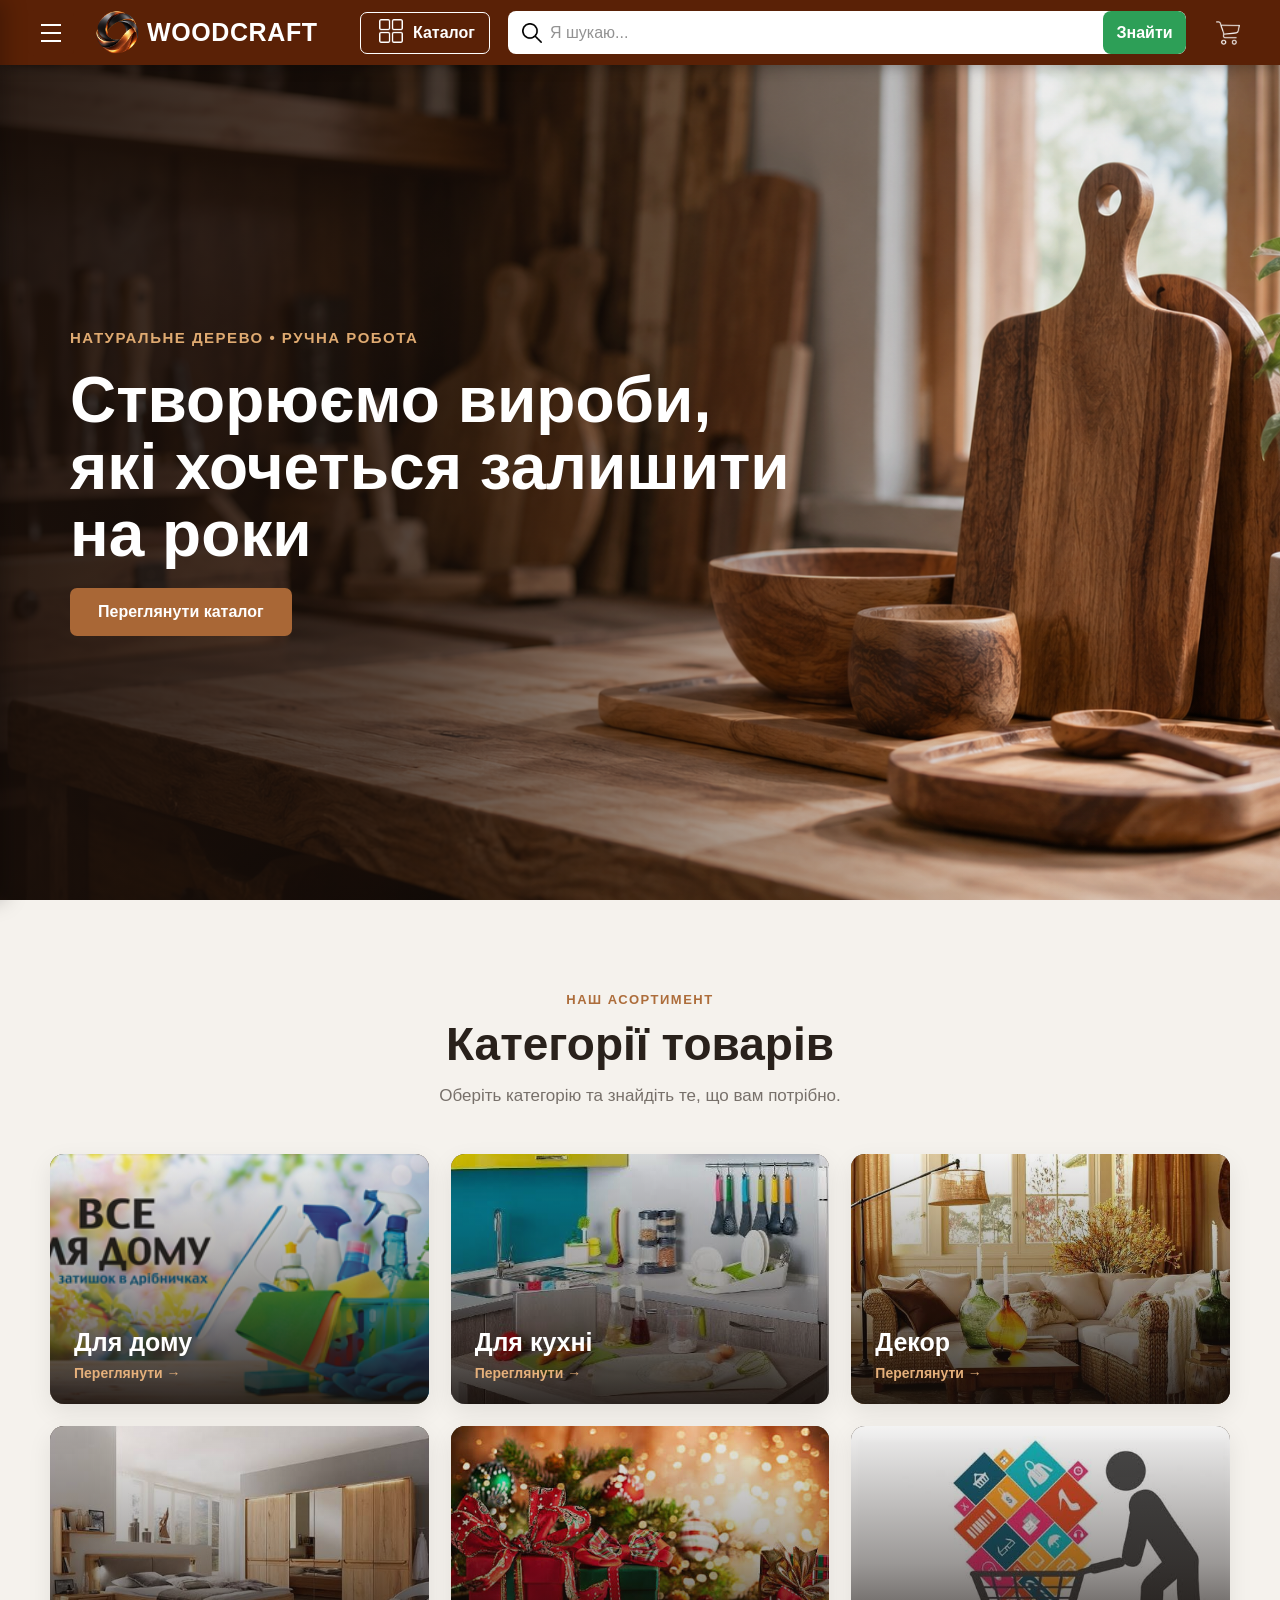
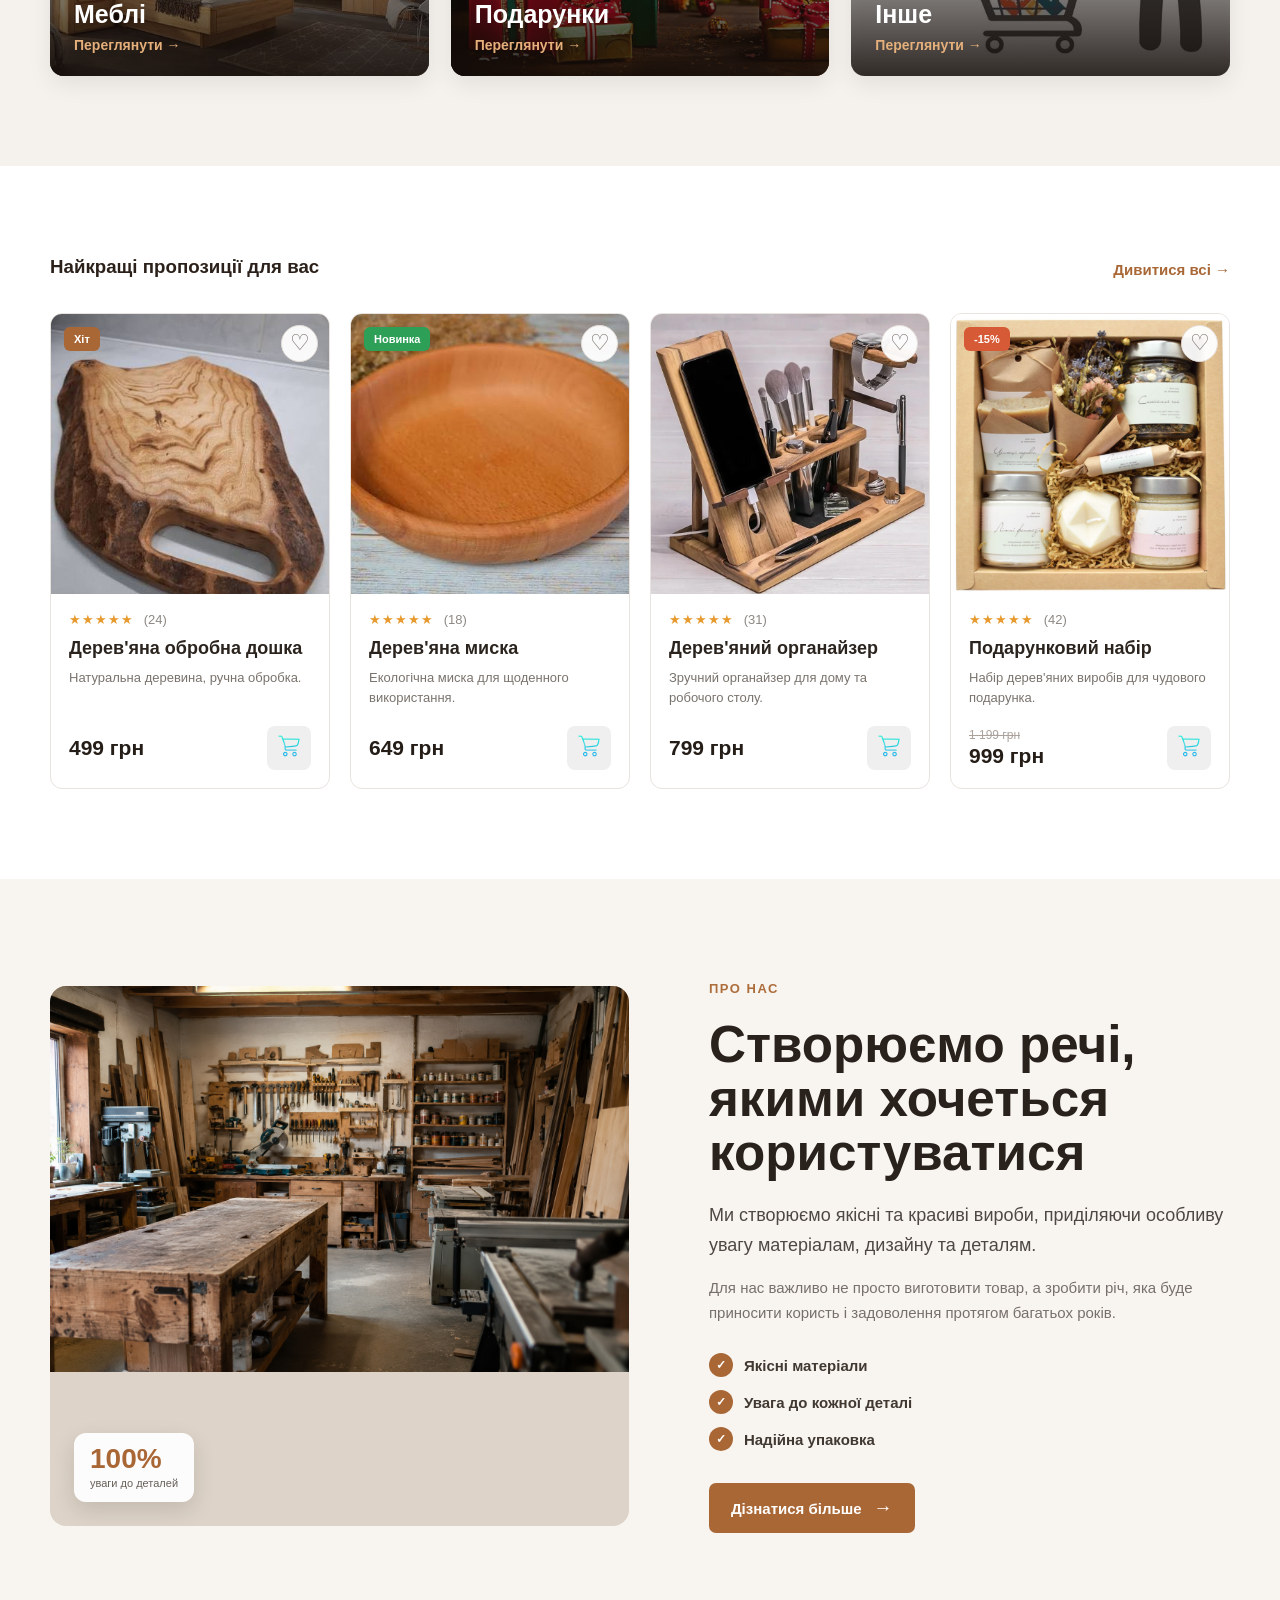
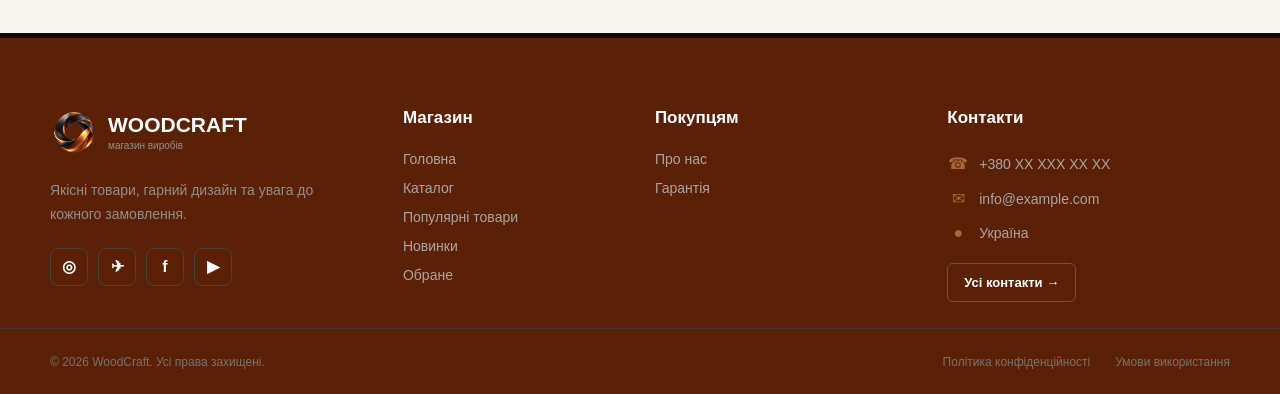
<file: index.html>
<!DOCTYPE html>
<html lang="uk">

<head>
    <meta charset="UTF-8">
    <meta name="viewport" content="width=device-width, initial-scale=1.0">

    <title>WoodCraft — магазин</title>

    <link rel="stylesheet" href="style/index_style.css">
</head>
<body>
    <!-- =========================================
         ВЕРХНЯ ПАНЕЛЬ
         ========================================= -->
    <header class="top-header">
        <div class="header-container">
            
            <button
                class="menu-button"
                id="menuButton"
                type="button"
                aria-label="Відкрити меню"
            >
                <span></span>
                <span></span>
                <span></span>
            </button>

            <a href="index.html" class="logo">
                <img
                    src="image/logo.png"
                    alt="Логотип WoodCraft"
                    class="logo-image"
                >

                <div class="logo-text">
                    <span class="logo-name">WOODCRAFT</span>
                </div>
            </a>

            <a href="catalog.html" class="catalog-button">
                <span class="catalog-icon"><img src="image/category.png" alt="Кошик" class="cart-icons"></span>
                <span>Каталог</span>
            </a>

            <div class="search">
                <div class="search-input">
                    <img src="image/loupe.png" alt="Пошук" class="search-icon">
            
                    <input
                        type="text"
                        id="searchInput"
                        placeholder="Я шукаю..."
                    >
                </div>
            
                <button
                    class="search-button"
                    id="searchButton"
                    type="button"
                >
                    Знайти
                </button>
            </div>

            <a href="#" class="cart" aria-label="Кошик">
                <span class="cart-icon"><img src="image/koshuk.png" alt="Кошик" class="cart-icons"></span>
            </a>

        </div>
    </header>


    <!-- =========================================
         БОКОВЕ МЕНЮ
         ========================================= -->

    <div class="menu-overlay" id="menuOverlay"></div>

    <aside class="side-menu" id="sideMenu">

        <div class="side-menu-header">
            <img
                src="image/logo.png"
                alt="Логотип WoodCraft"
                class="logo-image"
            >

            <div class="side-menu-title">WOODCRAFT</div>

            <button
                class="close-menu"
                id="closeMenu"
                type="button"
                aria-label="Закрити меню"
            >
                ×
            </button>
        </div>

        <div class="profile-box">
            <a href="catalog.html" class="menus-button">
                <span><img src="image/category.png" alt="Кошик" class="cart-icons"> Каталог товарів</span>
            </a>
        </div>

        <nav class="side-navigation">
            <a href="index.html" class="side-link active">
                <span>🏠</span>
                <span>Головна</span>
            </a>

            <a href="catalog.html" class="side-link">
                <span>🛍️</span>
                <span>Каталог</span>
            </a>

            <a href="about.html" class="side-link">
                <span>ℹ️</span>
                <span>Про нас</span>
            </a>

            <a href="contact.html" class="side-link">
                <span>📞</span>
                <span>Контакти</span>
            </a>
        </nav>

    </aside>


    <!-- =========================================
         ОСНОВНИЙ ВМІСТ
         ========================================= -->

    <main>

        <!-- =========================================
             ГОЛОВНИЙ БАНЕР
             ========================================= -->

        <section class="hero">
            <div class="hero-content">

                <span class="hero-label">
                    НАТУРАЛЬНЕ ДЕРЕВО • РУЧНА РОБОТА
                </span>

                <h1>
                    Створюємо вироби,
                    які хочеться залишити
                    на роки
                </h1>

                

                <a href="catalog.html" class="hero-button">
                    Переглянути каталог
                </a>

            </div>
        </section>


        <!-- =========================================
             КАТЕГОРІЇ ТОВАРІВ
             ========================================= -->

        <section class="categories">
            <div class="categories-container">

                <div class="section-heading">
                    <span class="section-label">НАШ АСОРТИМЕНТ</span>

                    <h2>Категорії товарів</h2>

                    <p>
                        Оберіть категорію та знайдіть те,
                        що вам потрібно.
                    </p>
                </div>

                <div class="categories-grid">

                    <a href="catalog.html?category=home" class="category-card">
                        <img src="image/Для_дому.jpg" alt="Товари для дому">

                        <div class="category-overlay">
                            <h3>Для дому</h3>
                            <span>Переглянути →</span>
                        </div>
                    </a>

                    <a href="catalog.html?category=kitchen" class="category-card">
                        <img src="image/Для_кухні.jpg" alt="Кухонні вироби">

                        <div class="category-overlay">
                            <h3>Для кухні</h3>
                            <span>Переглянути →</span>
                        </div>
                    </a>

                    <a href="catalog.html?category=decor" class="category-card">
                        <img src="image/декор.jpg" alt="Декоративні вироби">

                        <div class="category-overlay">
                            <h3>Декор</h3>
                            <span>Переглянути →</span>
                        </div>
                    </a>

                    <a href="catalog.html?category=furniture" class="category-card">
                        <img src="image/Меблі.jpg" alt="Меблі">

                        <div class="category-overlay">
                            <h3>Меблі</h3>
                            <span>Переглянути →</span>
                        </div>
                    </a>

                    <a href="catalog.html?category=gifts" class="category-card">
                        <img src="image/Подарунки.jpg" alt="Подарунки">

                        <div class="category-overlay">
                            <h3>Подарунки</h3>
                            <span>Переглянути →</span>
                        </div>
                    </a>

                    <a href="catalog.html?category=other" class="category-card">
                        <img src="image/Інше.jpg" alt="Інші товари">

                        <div class="category-overlay">
                            <h3>Інше</h3>
                            <span>Переглянути →</span>
                        </div>
                    </a>

                </div>
            </div>
        </section>


        <!-- =========================================
             ПОПУЛЯРНІ ТОВАРИ
             ========================================= -->

        <section class="popular-products">
            <div class="products-container">

                <div class="products-heading">

                    <div>
                        <h3>Найкращі пропозиції для вас</h3>
                    </div>

                    <a href="catalog.html" class="all-products-link">
                        Дивитися всі →
                    </a>

                </div>

                <div class="products-grid">

                    <!-- Товар 1 -->

                    <article class="product-card">
                        <div class="product-image-box">

                            <span class="product-badge">Хіт</span>

                            <button
                                class="favorite-button"
                                type="button"
                                aria-label="Додати в обране"
                            >
                                ♡
                            </button>

                            <img
                                src="image/Дерев'яна_обробна_дошка.jpg"
                                alt="Дерев'яна обробна дошка"
                            >

                        </div>

                        <div class="product-info">

                            <div class="product-rating">
                                ★★★★★ <span>(24)</span>
                            </div>

                            <h3 class="product-title">
                                Дерев'яна обробна дошка
                            </h3>

                            <p class="product-description">
                                Натуральна деревина, ручна обробка.
                            </p>

                            <div class="product-bottom">

                                <div class="product-price">
                                    499 грн
                                </div>

                                <button
                                    class="add-cart-button"
                                    type="button"
                                    aria-label="Додати в кошик"
                                >
                                <img src="image/koshuk-pokup.png" alt="Кошик" class="cart-icon">
                                </button>

                            </div>
                        </div>
                    </article>


                    <!-- Товар 2 -->

                    <article class="product-card">
                        <div class="product-image-box">

                            <span class="product-badge new">Новинка</span>

                            <button
                                class="favorite-button"
                                type="button"
                                aria-label="Додати в обране"
                            >
                                ♡
                            </button>

                            <img
                                src="image/Дерев'яна_миска.jpg"
                                alt="Дерев'яна миска"
                            >

                        </div>

                        <div class="product-info">

                            <div class="product-rating">
                                ★★★★★ <span>(18)</span>
                            </div>

                            <h3 class="product-title">
                                Дерев'яна миска
                            </h3>

                            <p class="product-description">
                                Екологічна миска для щоденного використання.
                            </p>

                            <div class="product-bottom">

                                <div class="product-price">
                                    649 грн
                                </div>

                                <button
                                    class="add-cart-button"
                                    type="button"
                                    aria-label="Додати в кошик"
                                >
                                <img src="image/koshuk-pokup.png" alt="Кошик" class="cart-icon">
                                </button>

                            </div>
                        </div>
                    </article>


                    <!-- Товар 3 -->

                    <article class="product-card">
                        <div class="product-image-box">

                            <button
                                class="favorite-button"
                                type="button"
                                aria-label="Додати в обране"
                            >
                                ♡
                            </button>

                            <img
                                src="image/Дерев'яний_органайзер.jpg"
                                alt="Дерев'яний органайзер"
                            >

                        </div>

                        <div class="product-info">

                            <div class="product-rating">
                                ★★★★★ <span>(31)</span>
                            </div>

                            <h3 class="product-title">
                                Дерев'яний органайзер
                            </h3>

                            <p class="product-description">
                                Зручний органайзер для дому та робочого столу.
                            </p>

                            <div class="product-bottom">

                                <div class="product-price">
                                    799 грн
                                </div>

                                <button
                                    class="add-cart-button"
                                    type="button"
                                    aria-label="Додати в кошик"
                                >
                                <img src="image/koshuk-pokup.png" alt="Кошик" class="cart-icon">
                                </button>

                            </div>
                        </div>
                    </article>


                    <!-- Товар 4 -->

                    <article class="product-card">
                        <div class="product-image-box">

                            <span class="product-badge sale">-15%</span>

                            <button
                                class="favorite-button"
                                type="button"
                                aria-label="Додати в обране"
                            >
                                ♡
                            </button>

                            <img
                                src="image/Подарунковий_набір.jpg"
                                alt="Дерев'яний подарунковий набір"
                            >

                        </div>

                        <div class="product-info">

                            <div class="product-rating">
                                ★★★★★ <span>(42)</span>
                            </div>

                            <h3 class="product-title">
                                Подарунковий набір
                            </h3>

                            <p class="product-description">
                                Набір дерев'яних виробів
                                для чудового подарунка.
                            </p>

                            <div class="product-bottom">

                                <div class="product-price">
                                    <span class="old-price">
                                        1 199 грн
                                    </span>

                                    999 грн
                                </div>

                                <button
                                    class="add-cart-button"
                                    type="button"
                                    aria-label="Додати в кошик"
                                >
                                    <img src="image/koshuk-pokup.png" alt="Кошик" class="cart-icon">
                                </button>

                            </div>
                        </div>
                    </article>

                </div>
            </div>
        </section>

        <!-- =========================================
             ПРО НАС
             ========================================= -->

        <section class="about-preview">
            <div class="about-container">

                <div class="about-image">

                    <img
                        src="image/Майстерня.jpg"
                        alt="Наша майстерня"
                    >

                    <div class="about-image-badge">
                        <strong>100%</strong>
                        <span>уваги до деталей</span>
                    </div>

                </div>

                <div class="about-content">

                    <span class="section-label">ПРО НАС</span>

                    <h2>
                        Створюємо речі,
                        якими хочеться
                        користуватися
                    </h2>

                    <p class="about-main-text">
                        Ми створюємо якісні та красиві вироби,
                        приділяючи особливу увагу матеріалам,
                        дизайну та деталям.
                    </p>

                    <p class="about-secondary-text">
                        Для нас важливо не просто виготовити товар,
                        а зробити річ, яка буде приносити користь
                        і задоволення протягом багатьох років.
                    </p>

                    <div class="about-points">

                        <div class="about-point">
                            <span class="about-point-icon">✓</span>
                            <span>Якісні матеріали</span>
                        </div>

                        <div class="about-point">
                            <span class="about-point-icon">✓</span>
                            <span>Увага до кожної деталі</span>
                        </div>

                        <div class="about-point">
                            <span class="about-point-icon">✓</span>
                            <span>Надійна упаковка</span>
                        </div>

                    </div>

                    <a href="about.html" class="about-button">
                        Дізнатися більше
                        <span>→</span>
                    </a>

                </div>
            </div>
        </section>

    </main>


    <!-- =========================================
         FOOTER
         ========================================= -->

    <footer class="footer">

        <div class="footer-container">

            <!-- Бренд -->

            <div class="footer-column footer-brand">

                <a href="index.html" class="footer-logo">

                    <img
                        src="image/logo.png"
                        alt="Логотип WoodCraft"
                    >

                    <div class="footer-logo-text">
                        <strong>WOODCRAFT</strong>
                        <span>магазин виробів</span>
                    </div>

                </a>

                <p class="footer-description">
                    Якісні товари, гарний дизайн
                    та увага до кожного замовлення.
                </p>

                <div class="footer-socials">

                    <a href="#" aria-label="Instagram">◎</a>
                    <a href="#" aria-label="Telegram">✈</a>
                    <a href="#" aria-label="Facebook">f</a>
                    <a href="#" aria-label="YouTube">▶</a>

                </div>

            </div>


            <!-- Магазин -->

            <div class="footer-column">

                <h3>Магазин</h3>

                <a href="index.html">Головна</a>
                <a href="catalog.html">Каталог</a>
                <a href="#">Популярні товари</a>
                <a href="#">Новинки</a>
                <a href="#">Обране</a>

            </div>


            <!-- Покупцям -->

            <div class="footer-column">

                <h3>Покупцям</h3>

                <a href="about.html">Про нас</a>
                <a href="#">Гарантія</a>

            </div>


            <!-- Контакти -->

            <div class="footer-column footer-contacts">

                <h3>Контакти</h3>

                <a href="tel:+380000000000" class="contact-item">
                    <span class="contact-icon">☎</span>
                    <span>+380 XX XXX XX XX</span>
                </a>

                <a href="mailto:info@example.com" class="contact-item">
                    <span class="contact-icon">✉</span>
                    <span>info@example.com</span>
                </a>

                <div class="contact-item">
                    <span class="contact-icon">●</span>
                    <span>Україна</span>
                </div>

                <a href="contact.html" class="footer-contact-button">
                    Усі контакти →
                </a>

            </div>

        </div>


        <!-- Нижня частина -->

        <div class="footer-bottom">

            <div class="footer-bottom-container">

                <span>
                    © 2026 WoodCraft. Усі права захищені.
                </span>

                <div class="footer-bottom-links">
                    <a href="#">Політика конфіденційності</a>
                    <a href="#">Умови використання</a>
                </div>

            </div>

        </div>

    </footer>


    <!-- JavaScript -->

    <script src="js/script.js"></script>

</body>

</html>
</file>
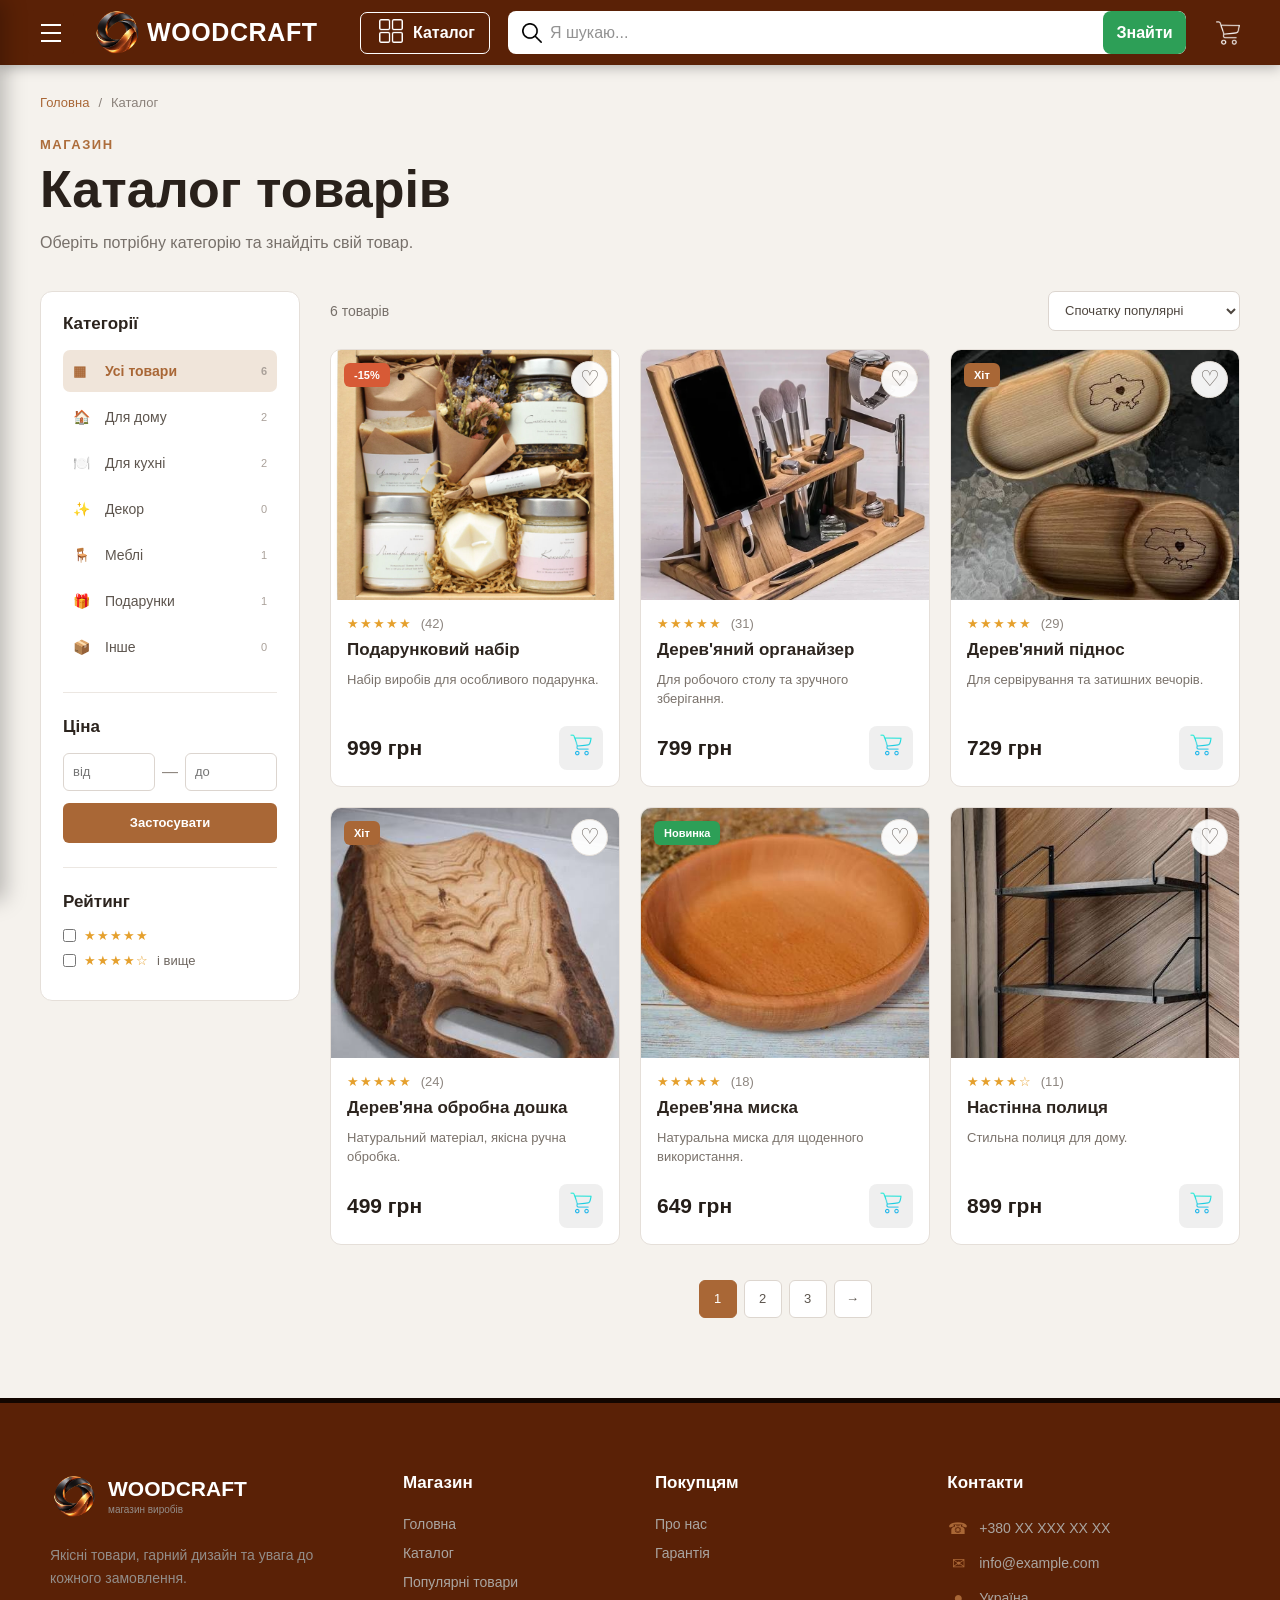
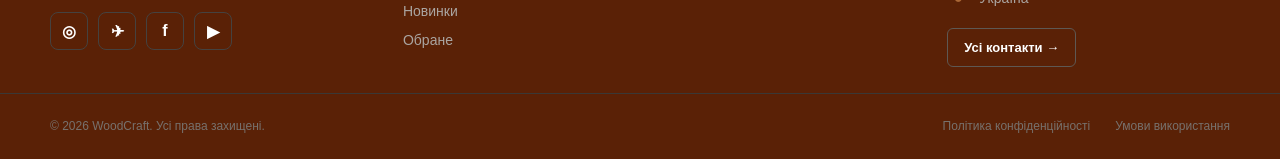
<file: catalog.html>
<!DOCTYPE html>
<html lang="uk">

<head>
    <meta charset="UTF-8">
    <meta name="viewport" content="width=device-width, initial-scale=1.0">

    <title>Каталог — WoodCraft</title>

    <link rel="stylesheet" href="style/catalog_style.css">
</head>

<body>


    <!-- =========================================
         ВЕРХНЯ ПАНЕЛЬ — ІДЕНТИЧНА INDEX.HTML
         ========================================= -->

    <header class="top-header">

        <div class="header-container">

            <button
                class="menu-button"
                id="menuButton"
                type="button"
                aria-label="Відкрити меню"
            >
                <span></span>
                <span></span>
                <span></span>
            </button>


            <a href="index.html" class="logo">

                <img
                    src="image/logo.png"
                    alt="Логотип WoodCraft"
                    class="logo-image"
                >

                <div class="logo-text">
                    <span class="logo-name">WOODCRAFT</span>
                </div>

            </a>


            <a href="catalog.html" class="catalog-button">

                <span class="catalog-icon"><img src="image/category.png" alt="Кошик" class="cart-icons"></span>

                <span>Каталог</span>

            </a>


            <div class="search">
                <div class="search-input">
                    <img src="image/loupe.png" alt="Пошук" class="search-icon">
            
                    <input
                        type="text"
                        id="searchInput"
                        placeholder="Я шукаю..."
                    >
                </div>
            
                <button
                    class="search-button"
                    id="searchButton"
                    type="button"
                >
                    Знайти
                </button>
            </div>


            <a
                href="#"
                class="cart"
                aria-label="Кошик"
            >
                <span class="cart-icon"><span class="cart-icon"><img src="image/koshuk.png" alt="Кошик" class="cart-icons"></span></span>
            </a>

        </div>

    </header>


    <!-- =========================================
         БОКОВЕ МЕНЮ — ІДЕНТИЧНЕ INDEX.HTML
         ========================================= -->

    <div
        class="menu-overlay"
        id="menuOverlay"
    ></div>


    <aside
        class="side-menu"
        id="sideMenu"
    >

        <div class="side-menu-header">

            <img
                src="image/logo.png"
                alt="Логотип WoodCraft"
                class="logo-image"
            >

            <div class="side-menu-title">
                WOODCRAFT
            </div>

            <button
                class="close-menu"
                id="closeMenu"
                type="button"
                aria-label="Закрити меню"
            >
                ×
            </button>

        </div>


        <div class="profile-box">

            <a
                href="catalog.html"
                class="menus-button"
            >
                <span><img src="image/category.png" alt="Кошик" class="cart-icons"> Каталог товарів</span>
            </a>

        </div>


        <nav class="side-navigation">

            <a
                href="index.html"
                class="side-link"
            >
                <span>🏠</span>
                <span>Головна</span>
            </a>


            <a
                href="catalog.html"
                class="side-link active"
            >
                <span>🛍️</span>
                <span>Каталог</span>
            </a>


            <a
                href="about.html"
                class="side-link"
            >
                <span>ℹ️</span>
                <span>Про нас</span>
            </a>


            <a
                href="contact.html"
                class="side-link"
            >
                <span>📞</span>
                <span>Контакти</span>
            </a>

        </nav>

    </aside>


    <!-- =========================================
         КАТАЛОГ
         ========================================= -->

    <main class="catalog-page">

        <div class="catalog-container">


            <!-- Хлібні крихти -->

            <div class="breadcrumbs">

                <a href="index.html">
                    Головна
                </a>

                <span>/</span>

                <span>
                    Каталог
                </span>

            </div>


            <!-- Заголовок -->

            <div class="catalog-title-row">

                <div>

                    <span class="section-label">
                        МАГАЗИН
                    </span>

                    <h1>
                        Каталог товарів
                    </h1>

                    <p>
                        Оберіть потрібну категорію
                        та знайдіть свій товар.
                    </p>

                </div>

            </div>


            <!-- Основна область -->

            <div class="catalog-layout">


                <!-- =================================
                     ЛІВА ПАНЕЛЬ
                     ================================= -->

                <aside class="catalog-sidebar">

                    <div class="sidebar-block">

                        <h3>
                            Категорії
                        </h3>


                        <nav class="category-menu">

                            <a
                                href="#"
                                class="category-link active"
                                data-category="all"
                            >
                                <span>▦</span>
                                Усі товари
                                <span class="category-count">24</span>
                            </a>


                            <a
                                href="#"
                                class="category-link"
                                data-category="home"
                            >
                                <span>🏠</span>
                                Для дому
                                <span class="category-count">8</span>
                            </a>


                            <a
                                href="#"
                                class="category-link"
                                data-category="kitchen"
                            >
                                <span>🍽️</span>
                                Для кухні
                                <span class="category-count">6</span>
                            </a>


                            <a
                                href="#"
                                class="category-link"
                                data-category="decor"
                            >
                                <span>✨</span>
                                Декор
                                <span class="category-count">4</span>
                            </a>


                            <a
                                href="#"
                                class="category-link"
                                data-category="furniture"
                            >
                                <span>🪑</span>
                                Меблі
                                <span class="category-count">3</span>
                            </a>


                            <a
                                href="#"
                                class="category-link"
                                data-category="gifts"
                            >
                                <span>🎁</span>
                                Подарунки
                                <span class="category-count">2</span>
                            </a>


                            <a
                                href="#"
                                class="category-link"
                                data-category="other"
                            >
                                <span>📦</span>
                                Інше
                                <span class="category-count">1</span>
                            </a>

                        </nav>

                    </div>


                    <!-- Ціна -->

                    <div class="sidebar-block">

                        <h3>
                            Ціна
                        </h3>

                        <div class="price-inputs">

                            <input
                                type="number"
                                placeholder="від"
                                min="0"
                            >

                            <span>—</span>

                            <input
                                type="number"
                                placeholder="до"
                                min="0"
                            >

                        </div>


                        <button
                            class="filter-button"
                            type="button"
                        >
                            Застосувати
                        </button>

                    </div>


                    <!-- Рейтинг -->

                    <div class="sidebar-block">

                        <h3>
                            Рейтинг
                        </h3>


                        <label class="rating-option">

                            <input
                                type="checkbox"
                                name="rating"
                            >

                            <span class="rating-stars">
                                ★★★★★
                            </span>

                        </label>


                        <label class="rating-option">

                            <input
                                type="checkbox"
                                name="rating"
                            >

                            <span class="rating-stars">
                                ★★★★☆
                            </span>

                            <span>
                                і вище
                            </span>

                        </label>

                    </div>

                </aside>


                <!-- =================================
                     ТОВАРИ
                     ================================= -->

                <section class="catalog-products">


                    <!-- Панель сортування -->

                    <div class="products-toolbar">

                        <span class="products-count">
                            24 товари
                        </span>


                        <select
                            id="sortSelect"
                            class="sort-select"
                        >

                            <option value="popular">
                                Спочатку популярні
                            </option>

                            <option value="cheap">
                                Від дешевих до дорогих
                            </option>

                            <option value="expensive">
                                Від дорогих до дешевих
                            </option>

                            <option value="new">
                                Спочатку новинки
                            </option>

                        </select>

                    </div>


                    <!-- =================================
                         СІТКА ТОВАРІВ
                         ================================= -->

                    <div class="catalog-grid">


                        <!-- Товар 1 -->

                        <article
                            class="catalog-product-card"
                            data-name="Дерев'яна обробна дошка"
                            data-category="kitchen"
                            data-price="499"
                            data-rating="5"
                            data-popular="24"
                            data-new="0"
                        >

                            <div class="catalog-product-image">

                                <span class="product-badge">
                                    Хіт
                                </span>

                                <button
                                    class="favorite-button"
                                    type="button"
                                    aria-label="Додати в обране"
                                >
                                    ♡
                                </button>

                                <img
                                    src="image/Дерев'яна_обробна_дошка.jpg"
                                    alt="Дерев'яна обробна дошка"
                                >

                            </div>


                            <div class="catalog-product-info">

                                <div class="product-rating">
                                    ★★★★★
                                    <span>(24)</span>
                                </div>

                                <h2>
                                    Дерев'яна обробна дошка
                                </h2>

                                <p>
                                    Натуральний матеріал,
                                    якісна ручна обробка.
                                </p>

                                <div class="catalog-product-bottom">

                                    <strong>
                                        499 грн
                                    </strong>

                                    <button
                                        class="add-cart-button"
                                        type="button"
                                    >
                                    <img src="image/koshuk-pokup.png" alt="Кошик" class="cart-icon">
                                    </button>

                                </div>

                            </div>

                        </article>


                        <!-- Товар 2 -->

                        <article
                            class="catalog-product-card"
                            data-name="Дерев'яна миска"
                            data-category="kitchen"
                            data-price="649"
                            data-rating="5"
                            data-popular="18"
                            data-new="1"
                        >

                            <div class="catalog-product-image">

                                <span class="product-badge new">
                                    Новинка
                                </span>

                                <button
                                    class="favorite-button"
                                    type="button"
                                    aria-label="Додати в обране"
                                >
                                    ♡
                                </button>

                                <img
                                    src="image/Дерев'яна_миска.jpg"
                                    alt="Дерев'яна миска"
                                >

                            </div>


                            <div class="catalog-product-info">

                                <div class="product-rating">
                                    ★★★★★
                                    <span>(18)</span>
                                </div>

                                <h2>
                                    Дерев'яна миска
                                </h2>

                                <p>
                                    Натуральна миска
                                    для щоденного використання.
                                </p>

                                <div class="catalog-product-bottom">

                                    <strong>
                                        649 грн
                                    </strong>

                                    <button
                                        class="add-cart-button"
                                        type="button"
                                    >
                                    <img src="image/koshuk-pokup.png" alt="Кошик" class="cart-icon">
                                    </button>

                                </div>

                            </div>

                        </article>


                        <!-- Товар 3 -->

                        <article
                            class="catalog-product-card"
                            data-name="Дерев'яний органайзер"
                            data-category="home"
                            data-price="799"
                            data-rating="5"
                            data-popular="31"
                            data-new="0"
                        >

                            <div class="catalog-product-image">

                                <button
                                    class="favorite-button"
                                    type="button"
                                    aria-label="Додати в обране"
                                >
                                    ♡
                                </button>

                                <img
                                    src="image/Дерев'яний_органайзер.jpg"
                                    alt="Дерев'яний органайзер"
                                >

                            </div>


                            <div class="catalog-product-info">

                                <div class="product-rating">
                                    ★★★★★
                                    <span>(31)</span>
                                </div>

                                <h2>
                                    Дерев'яний органайзер
                                </h2>

                                <p>
                                    Для робочого столу
                                    та зручного зберігання.
                                </p>

                                <div class="catalog-product-bottom">

                                    <strong>
                                        799 грн
                                    </strong>

                                    <button
                                        class="add-cart-button"
                                        type="button"
                                    >
                                    <img src="image/koshuk-pokup.png" alt="Кошик" class="cart-icon">
                                    </button>

                                </div>

                            </div>

                        </article>


                        <!-- Товар 4 -->

                        <article
                            class="catalog-product-card"
                            data-name="Подарунковий набір"
                            data-category="gifts"
                            data-price="999"
                            data-rating="5"
                            data-popular="42"
                            data-new="0"
                        >

                            <div class="catalog-product-image">

                                <span class="product-badge sale">
                                    -15%
                                </span>

                                <button
                                    class="favorite-button"
                                    type="button"
                                    aria-label="Додати в обране"
                                >
                                    ♡
                                </button>

                                <img
                                    src="image/Подарунковий_набір.jpg"
                                    alt="Подарунковий набір"
                                >

                            </div>


                            <div class="catalog-product-info">

                                <div class="product-rating">
                                    ★★★★★
                                    <span>(42)</span>
                                </div>

                                <h2>
                                    Подарунковий набір
                                </h2>

                                <p>
                                    Набір виробів
                                    для особливого подарунка.
                                </p>

                                <div class="catalog-product-bottom">

                                    <strong>
                                        999 грн
                                    </strong>

                                    <button
                                        class="add-cart-button"
                                        type="button"
                                    >
                                    <img src="image/koshuk-pokup.png" alt="Кошик" class="cart-icon">
                                    </button>

                                </div>

                            </div>

                        </article>


                        <!-- Товар 5 -->

                        <article
                            class="catalog-product-card"
                            data-name="Настінна полиця"
                            data-category="furniture"
                            data-price="899"
                            data-rating="4"
                            data-popular="11"
                            data-new="0"
                        >

                            <div class="catalog-product-image">

                                <button
                                    class="favorite-button"
                                    type="button"
                                    aria-label="Додати в обране"
                                >
                                    ♡
                                </button>

                                <img
                                    src="image/Настінна_полиця.jpg"
                                    alt="Настінна полиця"
                                >

                            </div>


                            <div class="catalog-product-info">

                                <div class="product-rating">
                                    ★★★★☆
                                    <span>(11)</span>
                                </div>

                                <h2>
                                    Настінна полиця
                                </h2>

                                <p>
                                    Стильна полиця
                                    для дому.
                                </p>

                                <div class="catalog-product-bottom">

                                    <strong>
                                        899 грн
                                    </strong>

                                    <button
                                        class="add-cart-button"
                                        type="button"
                                    >
                                    <img src="image/koshuk-pokup.png" alt="Кошик" class="cart-icon">
                                    </button>

                                </div>

                            </div>

                        </article>


                        <!-- Товар 6 -->

                        <article
                            class="catalog-product-card"
                            data-name="Дерев'яний піднос"
                            data-category="home"
                            data-price="729"
                            data-rating="5"
                            data-popular="29"
                            data-new="1"
                        >

                            <div class="catalog-product-image">

                                <span class="product-badge">
                                    Хіт
                                </span>

                                <button
                                    class="favorite-button"
                                    type="button"
                                    aria-label="Додати в обране"
                                >
                                    ♡
                                </button>

                                <img
                                    src="image/Дерев'яний_піднос.jpg"
                                    alt="Дерев'яний піднос"
                                >

                            </div>


                            <div class="catalog-product-info">

                                <div class="product-rating">
                                    ★★★★★
                                    <span>(29)</span>
                                </div>

                                <h2>
                                    Дерев'яний піднос
                                </h2>

                                <p>
                                    Для сервірування
                                    та затишних вечорів.
                                </p>

                                <div class="catalog-product-bottom">

                                    <strong>
                                        729 грн
                                    </strong>

                                    <button
                                        class="add-cart-button"
                                        type="button"
                                    >
                                    <img src="image/koshuk-pokup.png" alt="Кошик" class="cart-icon">
                                    </button>

                                </div>

                            </div>

                        </article>

                    </div>


                    <!-- Пагінація -->

                    <div class="catalog-pagination">

                        <button class="pagination-button active">
                            1
                        </button>

                        <button class="pagination-button">
                            2
                        </button>

                        <button class="pagination-button">
                            3
                        </button>

                        <button class="pagination-button">
                            →
                        </button>

                    </div>

                </section>

            </div>

        </div>

    </main>


    <!-- =========================================
         FOOTER — ІДЕНТИЧНИЙ INDEX.HTML
         ========================================= -->

    <footer class="footer">

        <div class="footer-container">


            <!-- Бренд -->

            <div class="footer-column footer-brand">

                <a
                    href="index.html"
                    class="footer-logo"
                >

                    <img
                        src="image/logo.png"
                        alt="Логотип WoodCraft"
                    >

                    <div class="footer-logo-text">

                        <strong>
                            WOODCRAFT
                        </strong>

                        <span>
                            магазин виробів
                        </span>

                    </div>

                </a>


                <p class="footer-description">
                    Якісні товари, гарний дизайн
                    та увага до кожного замовлення.
                </p>


                <div class="footer-socials">

                    <a
                        href="#"
                        aria-label="Instagram"
                    >
                        ◎
                    </a>

                    <a
                        href="#"
                        aria-label="Telegram"
                    >
                        ✈
                    </a>

                    <a
                        href="#"
                        aria-label="Facebook"
                    >
                        f
                    </a>

                    <a
                        href="#"
                        aria-label="YouTube"
                    >
                        ▶
                    </a>

                </div>

            </div>


            <!-- Магазин -->

            <div class="footer-column">

                <h3>
                    Магазин
                </h3>

                <a href="index.html">
                    Головна
                </a>

                <a href="catalog.html">
                    Каталог
                </a>

                <a href="#">
                    Популярні товари
                </a>

                <a href="#">
                    Новинки
                </a>

                <a href="#">
                    Обране
                </a>

            </div>


            <!-- Покупцям -->

            <div class="footer-column">

                <h3>
                    Покупцям
                </h3>

                <a href="about.html">
                    Про нас
                </a>

                <a href="#">
                    Гарантія
                </a>

            </div>


            <!-- Контакти -->

            <div class="footer-column footer-contacts">

                <h3>
                    Контакти
                </h3>


                <a
                    href="tel:+380000000000"
                    class="contact-item"
                >

                    <span class="contact-icon">
                        ☎
                    </span>

                    <span>
                        +380 XX XXX XX XX
                    </span>

                </a>


                <a
                    href="mailto:info@example.com"
                    class="contact-item"
                >

                    <span class="contact-icon">
                        ✉
                    </span>

                    <span>
                        info@example.com
                    </span>

                </a>


                <div class="contact-item">

                    <span class="contact-icon">
                        ●
                    </span>

                    <span>
                        Україна
                    </span>

                </div>


                <a
                    href="contact.html"
                    class="footer-contact-button"
                >
                    Усі контакти →
                </a>

            </div>

        </div>


        <!-- Нижня частина -->

        <div class="footer-bottom">

            <div class="footer-bottom-container">

                <span>
                    © 2026 WoodCraft. Усі права захищені.
                </span>


                <div class="footer-bottom-links">

                    <a href="#">
                        Політика конфіденційності
                    </a>

                    <a href="#">
                        Умови використання
                    </a>

                </div>

            </div>

        </div>

    </footer>


    <!-- JavaScript -->

    <script src="js/catalog.js"></script>
    <script src="js/script.js"></script>

</body>

</html>
</file>
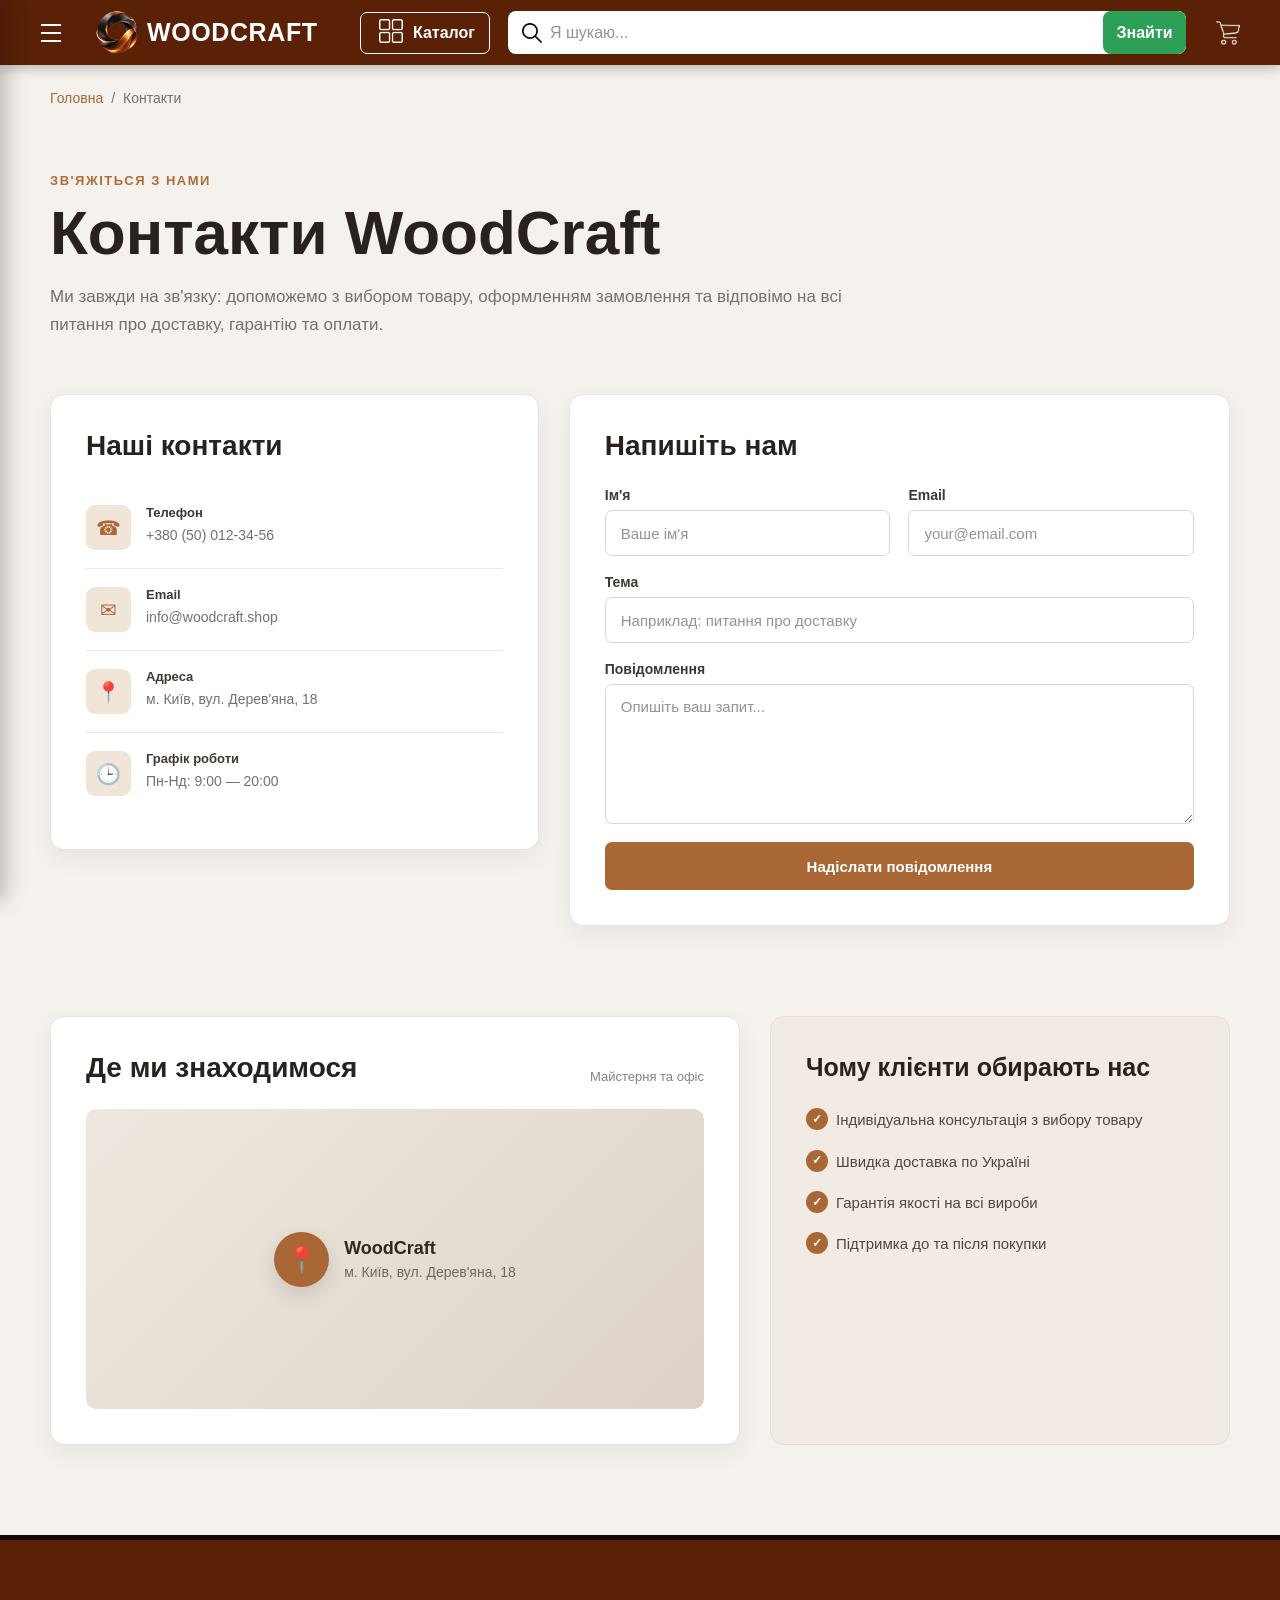
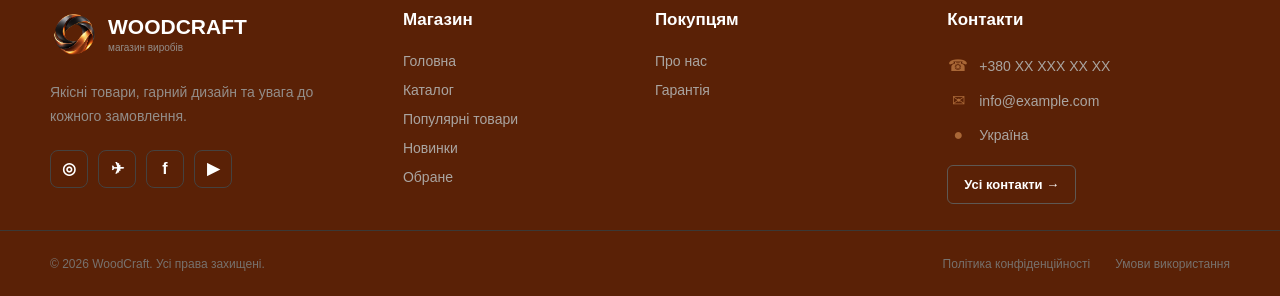
<file: contact.html>
<!DOCTYPE html>
<html lang="uk">

<head>
    <meta charset="UTF-8">
    <meta name="viewport" content="width=device-width, initial-scale=1.0">

    <title>Контакти — WoodCraft</title>

    <link rel="stylesheet" href="style/contactstyle.css">
</head>

<body>

    <!-- =========================
         HEADER
         ========================= -->

    <header class="top-header">

        <div class="header-container">

            <button
                class="menu-button"
                id="menuButton"
                type="button"
                aria-label="Відкрити меню"
            >
                <span></span>
                <span></span>
                <span></span>
            </button>

            <a href="index.html" class="logo">

                <img
                    src="image/logo.png"
                    alt="Логотип WoodCraft"
                    class="logo-image"
                >

                <div class="logo-text">
                    <span class="logo-name">WOODCRAFT</span>
                </div>

            </a>

            <a href="catalog.html" class="catalog-button">

                <span class="catalog-icon"><img src="image/category.png" alt="Кошик" class="cart-icons"></span>

                <span>Каталог</span>

            </a>

            <div class="search">
                <div class="search-input">
                    <img src="image/loupe.png" alt="Пошук" class="search-icon">
            
                    <input
                        type="text"
                        id="searchInput"
                        placeholder="Я шукаю..."
                    >
                </div>
            
                <button
                    class="search-button"
                    id="searchButton"
                    type="button"
                >
                    Знайти
                </button>
            </div>

            <a href="#" class="cart" aria-label="Кошик">

                <span class="cart-icon"><span class="cart-icon"><img src="image/koshuk.png" alt="Кошик" class="cart-icons"></span></span>

            </a>

        </div>

    </header>


    <!-- =========================
         SIDE MENU
         ========================= -->

    <div class="menu-overlay" id="menuOverlay"></div>

    <aside class="side-menu" id="sideMenu">

        <div class="side-menu-header">

            <img
                src="image/logo.png"
                alt="Логотип WoodCraft"
                class="logo-image"
            >

            <div class="side-menu-title">
                WOODCRAFT
            </div>

            <button
                class="close-menu"
                id="closeMenu"
                type="button"
                aria-label="Закрити меню"
            >
                ×
            </button>

        </div>


        <div class="profile-box">

            <a href="catalog.html" class="menus-button">
                <span><img src="image/category.png" alt="Кошик" class="cart-icons"> Каталог товарів</span>
            </a>

        </div>


        <nav class="side-navigation">

            <a href="index.html" class="side-link">
                <span>🏠</span>
                <span>Головна</span>
            </a>

            <a href="catalog.html" class="side-link">

                <span>🛍️</span>
                <span>Каталог</span>

            </a>

            <a href="about.html" class="side-link">

                <span>ℹ️</span>
                <span>Про нас</span>

            </a>

            <a href="contact.html" class="side-link active">
                <span>📞</span>
                <span>Контакти</span>
            </a>

        </nav>

    </aside>


    <!-- =========================
         CONTACT PAGE
         ========================= -->

    <main class="contact-page">

        <div class="page-container">

            <div class="breadcrumbs">

                <a href="index.html">
                    Головна
                </a>

                <span>/</span>

                <span>
                    Контакти
                </span>

            </div>


            <!-- HERO -->

            <section class="contact-hero">

                <div class="section-label">
                    ЗВ'ЯЖІТЬСЯ З НАМИ
                </div>

                <h1>
                    Контакти WoodCraft
                </h1>

                <p>
                    Ми завжди на зв'язку: допоможемо з вибором товару,
                    оформленням замовлення та відповімо на всі питання
                    про доставку, гарантію та оплати.
                </p>

            </section>


            <!-- CONTACT INFORMATION + FORM -->

            <section class="contact-layout">


                <!-- Контактна інформація -->

                <div class="contact-card contact-info">

                    <h2>
                        Наші контакти
                    </h2>


                    <div class="info-item">

                        <span class="info-icon">
                            ☎
                        </span>

                        <div>

                            <small>
                                Телефон
                            </small>

                            <a href="tel:+380500123456">
                                +380 (50) 012-34-56
                            </a>

                        </div>

                    </div>


                    <div class="info-item">

                        <span class="info-icon">
                            ✉
                        </span>

                        <div>

                            <small>
                                Email
                            </small>

                            <a href="mailto:info@woodcraft.shop">
                                info@woodcraft.shop
                            </a>

                        </div>

                    </div>


                    <div class="info-item">

                        <span class="info-icon">
                            📍
                        </span>

                        <div>

                            <small>
                                Адреса
                            </small>

                            <p>
                                м. Київ, вул. Дерев'яна, 18
                            </p>

                        </div>

                    </div>


                    <div class="info-item">

                        <span class="info-icon">
                            🕒
                        </span>

                        <div>

                            <small>
                                Графік роботи
                            </small>

                            <p>
                                Пн-Нд: 9:00 — 20:00
                            </p>

                        </div>

                    </div>

                </div>


                <!-- Форма -->

                <div class="contact-card contact-form-card">

                    <h2>
                        Напишіть нам
                    </h2>

                    <form class="contact-form">

                        <div class="form-row two-col">

                            <label>

                                <span>
                                    Ім'я
                                </span>

                                <input
                                    type="text"
                                    placeholder="Ваше ім'я"
                                >

                            </label>


                            <label>

                                <span>
                                    Email
                                </span>

                                <input
                                    type="email"
                                    placeholder="your@email.com"
                                >

                            </label>

                        </div>


                        <label>

                            <span>
                                Тема
                            </span>

                            <input
                                type="text"
                                placeholder="Наприклад: питання про доставку"
                            >

                        </label>


                        <label>

                            <span>
                                Повідомлення
                            </span>

                            <textarea
                                rows="5"
                                placeholder="Опишіть ваш запит..."
                            ></textarea>

                        </label>


                        <button
                            type="submit"
                            class="primary-button"
                        >
                            Надіслати повідомлення
                        </button>

                    </form>

                </div>

            </section>


            <!-- MAP + ADVANTAGES -->

            <section class="map-section">


                <!-- Карта -->

                <div class="map-card">

                    <div class="map-header">

                        <h2>
                            Де ми знаходимося
                        </h2>

                        <span>
                            Майстерня та офіс
                        </span>

                    </div>


                    <div class="map-box">

                        <div class="map-pin">
                            📍
                        </div>

                        <div class="map-label">

                            <strong>
                                WoodCraft
                            </strong>

                            <span>
                                м. Київ, вул. Дерев'яна, 18
                            </span>

                        </div>

                    </div>

                </div>


                <!-- Переваги -->

                <div class="info-panel">

                    <h3>
                        Чому клієнти обирають нас
                    </h3>

                    <ul>

                        <li>
                            Індивідуальна консультація з вибору товару
                        </li>

                        <li>
                            Швидка доставка по Україні
                        </li>

                        <li>
                            Гарантія якості на всі вироби
                        </li>

                        <li>
                            Підтримка до та після покупки
                        </li>

                    </ul>

                </div>

            </section>

        </div>

    </main>


    <!-- =========================
         FOOTER
         ========================= -->

    <footer class="footer">

        <div class="footer-container">


            <!-- Бренд -->

            <div class="footer-column footer-brand">

                <a href="index.html" class="footer-logo">

                    <img
                        src="image/logo.png"
                        alt="Логотип WoodCraft"
                    >

                    <div class="footer-logo-text">

                        <strong>
                            WOODCRAFT
                        </strong>

                        <span>
                            магазин виробів
                        </span>

                    </div>

                </a>


                <p class="footer-description">
                    Якісні товари, гарний дизайн
                    та увага до кожного замовлення.
                </p>


                <div class="footer-socials">

                    <a href="#" aria-label="Instagram">
                        ◎
                    </a>

                    <a href="#" aria-label="Telegram">
                        ✈
                    </a>

                    <a href="#" aria-label="Facebook">
                        f
                    </a>

                    <a href="#" aria-label="YouTube">
                        ▶
                    </a>

                </div>

            </div>


            <!-- Магазин -->

            <div class="footer-column">

                <h3>
                    Магазин
                </h3>

                <a href="index.html">
                    Головна
                </a>

                <a href="catalog.html">
                    Каталог
                </a>

                <a href="#">
                    Популярні товари
                </a>

                <a href="#">
                    Новинки
                </a>

                <a href="#">
                    Обране
                </a>

            </div>


            <!-- Покупцям -->

            <div class="footer-column">

                <h3>
                    Покупцям
                </h3>

                <a href="about.html">
                    Про нас
                </a>

                <a href="#">
                    Гарантія
                </a>

            </div>


            <!-- Контакти -->

            <div class="footer-column footer-contacts">

                <h3>
                    Контакти
                </h3>


                <a
                    href="tel:+380000000000"
                    class="contact-item"
                >

                    <span class="contact-icon">
                        ☎
                    </span>

                    <span>
                        +380 XX XXX XX XX
                    </span>

                </a>


                <a
                    href="mailto:info@example.com"
                    class="contact-item"
                >

                    <span class="contact-icon">
                        ✉
                    </span>

                    <span>
                        info@example.com
                    </span>

                </a>


                <div class="contact-item">

                    <span class="contact-icon">
                        ●
                    </span>

                    <span>
                        Україна
                    </span>

                </div>


                <a
                    href="contact.html"
                    class="footer-contact-button"
                >
                    Усі контакти →
                </a>

            </div>

        </div>


        <!-- Нижня частина -->

        <div class="footer-bottom">

            <div class="footer-bottom-container">

                <span>
                    © 2026 WoodCraft. Усі права захищені.
                </span>

                <div class="footer-bottom-links">

                    <a href="#">
                        Політика конфіденційності
                    </a>

                    <a href="#">
                        Умови використання
                    </a>

                </div>

            </div>

        </div>

    </footer>


    <script src="js/script.js"></script>

</body>

</html>
</file>
<file: style/index_style.css>
/* =========================================
   СКИДАННЯ СТИЛІВ
   ========================================= */
* {
    margin: 0;
    padding: 0;
    box-sizing: border-box;
}
html {
    scroll-behavior: smooth;
}
body {
    font-family: Arial, Helvetica, sans-serif;
    background: #f5f2ed;
    color: #2c211a;
}
/* =========================================
   ВЕРХНЯ ПАНЕЛЬ
   ========================================= */
.top-header {
    position: sticky;
    top: 0;
    width: 100%;
    height: 65px;
    background: #5a2106;
    z-index: 1000;
    box-shadow: 0 3px 12px rgba(0, 0, 0, 0.25);
}
.header-container {
    width: 100%;
    max-width: 1600px;
    height: 100%;
    margin: 0 auto;
    padding: 0 28px;

    display: flex;
    align-items: center;
    gap: 18px;
}
/* =========================================
   КНОПКА МЕНЮ
   ========================================= */
.menu-button {
    width: 46px;
    height: 46px;

    border: none;
    border-radius: 6px;

    background: #5a2106;

    display: flex;
    flex-direction: column;
    align-items: center;
    justify-content: center;

    gap: 6px;

    cursor: pointer;
    transition: 0.25s ease;
}
.menu-button span {
    width: 20px;
    height: 2px;
    background: #ffffff;

    transition: 0.25s ease;
}
.menu-button:hover {
    background: #4b4846;
}

.menu-button:hover span {
    background: #d59a5b;
}


/* =========================================
   ЛОГОТИП
   ========================================= */

.logo {
    width: 250px;
    min-width: 220px;
    height: 100%;

    display: flex;
    align-items: center;

    gap: 5px;

    text-decoration: none;
}

.logo-image {
    width: 50px;
    height: 50px;

    object-fit: contain;
    display: block;

    flex-shrink: 0;

    transition: transform 0.25s ease;
}

.logo-name {
    color: #ffffff;

    font-size: 25px;
    font-weight: 800;
    line-height: 1;

    letter-spacing: 0.6px;
    white-space: nowrap;
}


/* =========================================
   КНОПКА КАТАЛОГУ
   ========================================= */

.catalog-button {
    width: 130px;
    height: 42px;

    padding: 0 18px;

    display: flex;
    align-items: center;

    gap: 10px;

    border: 1px solid #ffffff;
    border-radius: 7px;

    color: #ffffff;

    text-decoration: none;

    font-size: 16px;
    font-weight: 600;

    transition: 0.25s;
}

.catalog-button:hover {
    background: rgba(204, 202, 202, 0.3);
}


/* =========================================
   ПОШУК
   ========================================= */
   .search {
    flex: 1;

    width: 100%;
    max-width: 800px;
    height: 43px;

    display: flex;

    background: #ffffff;
    border-radius: 8px;

    overflow: hidden;
}

/* Поле з лупою та текстом */
.search-input {
    flex: 1;
    min-width: 0;
    height: 100%;

    display: flex;
    align-items: center;

    padding-left: 14px;
}

/* PNG іконка лупи */
.search-icon {
    width: 20px;
    height: 20px;

    display: block;
    object-fit: contain;
    flex-shrink: 0;

    margin: 0 8px 0 0;
}

/* Поле вводу */
.search input {
    flex: 1;
    min-width: 0;
    height: 100%;

    border: none;
    outline: none;

    padding: 0 8px 0 0;

    color: #2c211a;
    font-size: 16px;
    background: transparent;
}

.search input::placeholder {
    color: #929292;
}

/* Кнопка "Знайти" */
.search-button {
    width: 83px;
    height: 100%;

    border: none;
    border-radius: 8px;

    background: #2d9f57;
    color: #ffffff;

    font-size: 16px;
    font-weight: bold;

    cursor: pointer;

    transition: 0.2s;
}

.search-button:hover {
    background: #27c460;
}
/* =========================================
   КОШИК
   ========================================= */

.cart {
    position: relative;

    width: 48px;
    height: 48px;

    display: flex;
    align-items: center;
    justify-content: center;

    border-radius: 7px;

    color: #ffffff;

    font-size: 26px;
    text-decoration: none;

    transition: 0.2s;
}

.cart:hover {
    background: #5a3d20;
}


/* =========================================
   БОКОВЕ МЕНЮ
   ========================================= */

.side-menu {
    position: fixed;

    top: 0;
    left: 0;

    width: 320px;
    max-width: 90vw;
    height: 100vh;

    display: flex;
    flex-direction: column;

    background: #dbd4d4;

    z-index: 2000;

    transform: translateX(-100%);
    transition: transform 0.3s ease;

    box-shadow: 5px 0 20px rgba(0, 0, 0, 0.25);
}

.side-menu.open {
    transform: translateX(0);
}


/* =========================================
   ЗАТЕМНЕННЯ
   ========================================= */

.menu-overlay {
    position: fixed;
    inset: 0;

    background: rgba(0, 0, 0, 0.5);

    z-index: 1500;

    opacity: 0;
    visibility: hidden;

    transition: 0.3s;
}

.menu-overlay.active {
    opacity: 1;
    visibility: visible;
}


/* =========================================
   ЗАГОЛОВОК БОКОВОГО МЕНЮ
   ========================================= */

.side-menu-header {
    height: 65px;

    padding: 0 22px;

    display: flex;
    align-items: center;
    justify-content: space-between;

    background: #5a2106;
    color: #ffffff;
}

.side-menu-header .logo-image {
    width: 42px;
    height: 42px;
}

.side-menu-title {
    flex: 1;

    margin-left: 10px;

    font-size: 22px;
    font-weight: 700;
}

.close-menu {
    width: 40px;
    height: 40px;

    border: none;
    background: transparent;

    color: #ffffff;

    font-size: 20px;
    line-height: 1;

    cursor: pointer;

    transition: 0.2s;
}

.close-menu:hover {
    color: #d99a59;
}


/* =========================================
   КНОПКА КАТАЛОГУ В МЕНЮ
   ========================================= */

.profile-box {
    padding: 10px;
}

.menus-button {
    width: 100%;
    height: 42px;

    padding: 0 10px;

    display: flex;
    align-items: center;

    border-radius: 7px;

    background: #2d9f57;
    color: #ffffff;

    text-decoration: none;

    font-size: 16px;
    font-weight: 550;

    transition: 0.25s;
    justify-content: center;
    
}

.menus-button:hover {
    background: #27c460;
}
.menus-button span {
    display: flex;
    justify-content: center;
    align-items: center;
    gap: 8px;
}

/* =========================================
   НАВІГАЦІЯ БОКОВОГО МЕНЮ
   ========================================= */

.side-navigation {
    display: flex;
    flex-direction: column;

    gap: 3px;

    padding: 10px 0;

    overflow-y: auto;
}

.side-link {
    display: flex;
    align-items: center;

    gap: 15px;

    padding: 15px 23px;

    background: #ffffff;
    border-radius: 8px;

    color: #302820;

    text-decoration: none;

    font-size: 16px;

    transition: 0.2s;
}

.side-link span:first-child {
    width: 25px;

    text-align: center;

    font-size: 20px;
}

.side-link:hover {
    padding-left: 28px;

    background: #f4eee7;
    color: #9b5c2e;
}

.side-link.active {
    background: #eee4d9;
    color: #9b5c2e;

    font-weight: 600;

    border-left: 4px solid #9b5c2e;
}


/* =========================================
   ГОЛОВНИЙ БАНЕР
   ========================================= */

.hero {
    position: relative;

    min-height: calc(100vh - 65px);

    padding: 70px;

    display: flex;
    align-items: center;

    overflow: hidden;

    background-image: url("../image/fon_index.png");
    background-size: cover;
    background-position: center;
    background-repeat: no-repeat;
}


/* Затемнення банера */

.hero::before {
    content: "";

    position: absolute;
    inset: 0;

    z-index: 1;

    background:
        linear-gradient(
            90deg,
            rgba(25, 15, 10, 0.90) 0%,
            rgba(25, 15, 10, 0.70) 30%,
            rgba(25, 15, 10, 0.35) 55%,
            rgba(25, 15, 10, 0.05) 80%
        );

    pointer-events: none;
}

.hero-content {
    position: relative;
    z-index: 2;

    max-width: 720px;
}

.hero-label {
    color: #dfaa71;

    font-size: 15px;
    font-weight: 700;

    letter-spacing: 1.5px;
}

.hero h1 {
    margin: 20px 0;

    color: #ffffff;

    font-size: clamp(42px, 5vw, 72px);
    line-height: 1.05;
}

.hero p {
    max-width: 600px;

    margin-bottom: 30px;

    color: #eeeeee;

    font-size: 19px;
    line-height: 1.6;
}

.hero-button {
    display: inline-block;

    padding: 15px 28px;

    background: #a96736;
    color: #ffffff;

    border-radius: 7px;

    text-decoration: none;

    font-weight: 600;

    transition: 0.25s;
}

.hero-button:hover {
    background: #c27c43;

    transform: translateY(-2px);
}


/* =========================================
   ЗАГАЛЬНІ СЕКЦІЇ
   ========================================= */

.section-heading {
    max-width: 700px;

    margin: 0 auto 45px;

    text-align: center;
}

.section-label {
    display: inline-block;

    margin-bottom: 12px;

    color: #ad6d3b;

    font-size: 13px;
    font-weight: 700;

    letter-spacing: 1.5px;
}

.section-heading h2 {
    margin-bottom: 12px;

    color: #29211b;

    font-size: clamp(32px, 4vw, 46px);
    line-height: 1.1;
}

.section-heading p {
    color: #77706a;

    font-size: 17px;
    line-height: 1.6;
}


/* =========================================
   КАТЕГОРІЇ
   ========================================= */

.categories {
    width: 100%;

    padding: 90px 50px;

    background: #f5f2ed;
}

.categories-container {
    width: 100%;
    max-width: 1400px;

    margin: 0 auto;
}

.categories-grid {
    display: grid;

    grid-template-columns: repeat(3, 1fr);

    gap: 22px;
}

.category-card {
    position: relative;

    height: 250px;

    overflow: hidden;

    border-radius: 14px;

    background: #2d2118;

    text-decoration: none;

    box-shadow: 0 8px 25px rgba(0, 0, 0, 0.08);

    transition:
        transform 0.3s ease,
        box-shadow 0.3s ease;
}

.category-card:hover {
    transform: translateY(-6px);

    box-shadow: 0 15px 35px rgba(0, 0, 0, 0.16);
}

.category-card img {
    width: 100%;
    height: 100%;

    display: block;

    object-fit: cover;

    transition: transform 0.5s ease;
}

.category-card:hover img {
    transform: scale(1.07);
}


/* Затемнення категорії */

.category-card::after {
    content: "";

    position: absolute;
    inset: 0;

    background:
        linear-gradient(
            to top,
            rgba(20, 13, 9, 0.88) 0%,
            rgba(20, 13, 9, 0.42) 45%,
            rgba(20, 13, 9, 0.05) 100%
        );

    pointer-events: none;
}

.category-overlay {
    position: absolute;

    left: 24px;
    right: 24px;
    bottom: 22px;

    z-index: 2;
}

.category-overlay h3 {
    margin-bottom: 7px;

    color: #ffffff;

    font-size: 25px;
    font-weight: 700;
}

.category-overlay span {
    color: #e5b07b;

    font-size: 14px;
    font-weight: 600;

    transition: color 0.2s ease;
}

.category-card:hover .category-overlay span {
    color: #ffffff;
}


/* =========================================
   ПОПУЛЯРНІ ТОВАРИ
   ========================================= */

.popular-products {
    width: 100%;

    padding: 90px 50px;

    background: #ffffff;
}

.products-container {
    width: 100%;
    max-width: 1400px;

    margin: 0 auto;
}

.products-heading {
    margin-bottom: 35px;

    display: flex;
    align-items: flex-end;
    justify-content: space-between;

    gap: 30px;
}

.products-heading h2 {
    margin-top: 8px;

    color: #29211b;

    font-size: clamp(32px, 4vw, 44px);
    line-height: 1.1;
}

.all-products-link {
    flex-shrink: 0;

    color: #a96736;

    font-size: 15px;
    font-weight: 700;

    text-decoration: none;

    transition: 0.2s ease;
}

.all-products-link:hover {
    color: #d07d3c;
}


/* Сітка товарів */

.products-grid {
    display: grid;

    grid-template-columns: repeat(4, 1fr);

    gap: 20px;
}


/* Картка товару */

.product-card {
    overflow: hidden;

    background: #ffffff;

    border: 1px solid #e8e3de;
    border-radius: 12px;

    transition:
        transform 0.25s ease,
        box-shadow 0.25s ease;
}

.product-card:hover {
    transform: translateY(-5px);

    box-shadow: 0 12px 30px rgba(0, 0, 0, 0.09);
}


/* Фото товару */

.product-image-box {
    position: relative;

    width: 100%;
    height: 280px;

    overflow: hidden;

    background: #f3f0ec;
}

.product-image-box img {
    width: 100%;
    height: 100%;

    display: block;

    object-fit: cover;

    transition: transform 0.4s ease;
}

.product-card:hover .product-image-box img {
    transform: scale(1.05);
}


/* Бейдж */

.product-badge {
    position: absolute;

    top: 13px;
    left: 13px;

    z-index: 3;

    padding: 6px 10px;

    border-radius: 6px;

    background: #a96736;
    color: #ffffff;

    font-size: 11px;
    font-weight: 700;
}

.product-badge.new {
    background: #2d9f57;
}

.product-badge.sale {
    background: #d75a36;
}


/* Обране */

.favorite-button {
    position: absolute;

    top: 11px;
    right: 11px;

    z-index: 3;

    width: 37px;
    height: 37px;

    border: 1px solid #e4ded8;
    border-radius: 50%;

    background: rgba(255, 255, 255, 0.94);

    color: #6f6862;

    font-size: 22px;
    line-height: 1;

    cursor: pointer;

    transition:
        background 0.2s ease,
        color 0.2s ease,
        transform 0.2s ease;
}

.favorite-button:hover {
    background: #ffffff;
    color: #d85d49;

    transform: scale(1.08);
}


/* Інформація */

.product-info {
    padding: 18px;
}

.product-rating {
    margin-bottom: 10px;

    color: #e79a2d;

    font-size: 13px;
    letter-spacing: 1px;
}

.product-rating span {
    margin-left: 5px;

    color: #8d8883;

    letter-spacing: 0;
}

.product-title {
    margin-bottom: 8px;

    color: #2b241e;

    font-size: 18px;
    font-weight: 700;
    line-height: 1.3;
}

.product-description {
    min-height: 40px;

    margin-bottom: 18px;

    color: #7a736d;

    font-size: 13px;
    line-height: 1.5;
}


/* Нижня частина картки */

.product-bottom {
    display: flex;
    align-items: center;
    justify-content: space-between;

    gap: 12px;
}

.product-price {
    color: #241d18;

    font-size: 21px;
    font-weight: 800;
}

.old-price {
    display: block;

    margin-bottom: 2px;

    color: #aaa29b;

    font-size: 12px;
    font-weight: 400;

    text-decoration: line-through;
}


/* Кнопка кошика */

.add-cart-button {
    width: 44px;
    height: 44px;

    flex-shrink: 0;

    border: none;
    border-radius: 8px;

   

    font-size: 19px;

    cursor: pointer;

    transition:
        background 0.2s ease,
        transform 0.2s ease;
}

.add-cart-button:hover {
    background: #f5ece6;


}

.add-cart-button:active {
    transform: translateY(0);
}

.cart-icon {
    width: 24px;
    height: 24px;
    object-fit: contain;
}

.cart-icons{
    width: 24px;
    height: 24px;
    filter: brightness(0) invert(1);
}

/* =========================================
   ПЕРЕВАГИ
   ========================================= */

.advantages {
    width: 100%;

    padding: 55px 40px;

    background: #f1ebe4;

    border-top: 1px solid #e4ddd5;
    border-bottom: 1px solid #e4ddd5;
}

.advantages-container {
    width: 100%;
    max-width: 1400px;

    margin: 0 auto;

    display: grid;

    grid-template-columns: repeat(4, 1fr);

    gap: 35px;
}

.advantage-item {
    display: flex;
    align-items: flex-start;

    gap: 15px;
}

.advantage-icon {
    width: 50px;
    height: 50px;

    flex-shrink: 0;

    display: flex;
    align-items: center;
    justify-content: center;

    border-radius: 50%;

    background: #a96736;
    color: #ffffff;

    font-size: 21px;
    font-weight: 700;

    box-shadow: 0 5px 15px rgba(93, 53, 25, 0.15);
}

.advantage-content h3 {
    margin-bottom: 7px;

    color: #2b241e;

    font-size: 17px;
    font-weight: 700;
}

.advantage-content p {
    color: #766f69;

    font-size: 13px;
    line-height: 1.55;
}


/* =========================================
   ПРО НАС
   ========================================= */

.about-preview {
    width: 100%;

    padding: 100px 50px;

    background: #f8f5f1;
}

.about-container {
    width: 100%;
    max-width: 1400px;

    margin: 0 auto;

    display: grid;

    grid-template-columns:
        minmax(0, 1fr)
        minmax(0, 0.9fr);

    gap: 80px;

    align-items: center;
}


/* Фото */

.about-image {
    position: relative;

    min-height: 540px;

    overflow: hidden;

    border-radius: 16px;

    background: #ddd3c8;
}

.about-image img {
    width: 100%;
    height: 100%;

    display: block;

    object-fit: cover;

    transition: transform 0.5s ease;
}

.about-image:hover img {
    transform: scale(1.03);
}


/* Бейдж */

.about-image-badge {
    position: absolute;

    left: 24px;
    bottom: 24px;

    z-index: 2;

    width: auto;
    max-width: 170px;

    padding: 12px 16px;

    display: flex;
    flex-direction: column;
    align-items: flex-start;

    background: rgba(255, 255, 255, 0.94);

    border-radius: 12px;

    box-shadow: 0 8px 22px rgba(0, 0, 0, 0.12);
}

.about-image-badge strong {
    color: #a96736;

    font-size: 28px;
    line-height: 1;
}

.about-image-badge span {
    margin-top: 4px;

    color: #665f58;

    font-size: 11px;
    line-height: 1.2;

    white-space: nowrap;
}


/* Текст */

.about-content {
    max-width: 600px;
}

.about-content h2 {
    margin: 10px 0 22px;

    color: #29211b;

    font-size: clamp(36px, 4vw, 56px);
    line-height: 1.05;
}

.about-main-text {
    margin-bottom: 15px;

    color: #4f4842;

    font-size: 18px;
    line-height: 1.65;
}

.about-secondary-text {
    margin-bottom: 28px;

    color: #77706a;

    font-size: 15px;
    line-height: 1.65;
}


/* Список переваг */

.about-points {
    display: flex;
    flex-direction: column;

    gap: 13px;

    margin-bottom: 32px;
}

.about-point {
    display: flex;
    align-items: center;

    gap: 11px;

    color: #403831;

    font-size: 15px;
    font-weight: 600;
}

.about-point-icon {
    width: 24px;
    height: 24px;

    flex-shrink: 0;

    display: flex;
    align-items: center;
    justify-content: center;

    border-radius: 50%;

    background: #a96736;
    color: #ffffff;

    font-size: 12px;
    font-weight: 700;
}


/* Кнопка */

.about-button {
    display: inline-flex;
    align-items: center;

    gap: 12px;

    padding: 14px 22px;

    border-radius: 7px;

    background: #a96736;
    color: #ffffff;

    text-decoration: none;

    font-size: 15px;
    font-weight: 700;

    transition:
        background 0.2s ease,
        transform 0.2s ease;
}

.about-button span {
    font-size: 19px;

    transition: transform 0.2s ease;
}

.about-button:hover {
    background: #c07843;

    transform: translateY(-2px);
}

.about-button:hover span {
    transform: translateX(4px);
}


/* =========================================
   FOOTER
   ========================================= */

.footer {
    width: 100%;

    background: #5a2106;
    color: #ffffff;
    border-top: 5px solid #120600;    /* зверху */
}

.footer-container {
    width: 100%;
    max-width: 1500px;
    height: 290px;

    margin: 0 auto;
    padding: 70px 50px;

    display: grid;

    grid-template-columns:
        1.5fr
        1fr
        1.2fr
        1.4fr;

    gap: 50px;
}


/* Колонки */

.footer-column {
    display: flex;
    flex-direction: column;
    align-items: flex-start;

    gap: 13px;
}

.footer-column h3 {
    margin-bottom: 10px;

    color: #ffffff;

    font-size: 17px;
    font-weight: 700;
}

.footer-column > a:not(.footer-logo) {
    color: #aaa5a1;

    text-decoration: none;

    font-size: 14px;

    transition: color 0.2s ease;
}

.footer-column > a:not(.footer-logo):hover {
    color: #e1a365;
}


/* Логотип */

.footer-logo {
    display: flex;
    align-items: center;

    gap: 10px;

    margin-bottom: 10px;

    color: #ffffff;
    text-decoration: none;
}

.footer-logo img {
    width: 48px;
    height: 48px;

    object-fit: contain;
}

.footer-logo-text {
    display: flex;
    flex-direction: column;
}

.footer-logo-text strong {
    color: #ffffff;

    font-size: 21px;
    line-height: 1;
}

.footer-logo-text span {
    margin-top: 5px;

    color: #938d89;

    font-size: 10px;
}


/* Опис */

.footer-description {
    max-width: 300px;

    color: #938d89;

    font-size: 14px;
    line-height: 1.7;
}


/* Соціальні мережі */

.footer-socials {
    display: flex;

    gap: 10px;

    margin-top: 8px;
}

.footer-socials a {
    width: 38px;
    height: 38px;

    display: flex;
    align-items: center;
    justify-content: center;

    border: 1px solid #454240;
    border-radius: 8px;

    color: #ffffff;

    text-decoration: none;

    font-size: 16px;
    font-weight: 700;

    transition:
        background 0.2s ease,
        border-color 0.2s ease,
        color 0.2s ease;
}

.footer-socials a:hover {
    background: #a96736;
    border-color: #a96736;

    color: #ffffff;
}


/* Контакти */

.footer-contacts {
    gap: 16px;
}

.contact-item {
    display: flex !important;
    flex-direction: row !important;
    align-items: center;

    gap: 10px;

    color: #aaa5a1 !important;

    text-decoration: none;

    font-size: 14px;

    transition: color 0.2s ease;
}

.contact-item:hover {
    color: #e1a365 !important;
}

.contact-icon {
    width: 22px;

    color: #a96736;

    text-align: center;

    font-size: 16px;
}


/* Кнопка контактів */

.footer-contact-button {
    display: inline-flex;

    margin-top: 5px;
    padding: 11px 16px;

    border: 1px solid #5e5853;
    border-radius: 6px;

    color: #ffffff !important;

    text-decoration: none;

    font-size: 13px !important;
    font-weight: 600;

    transition:
        background 0.2s ease,
        border-color 0.2s ease;
}

.footer-contact-button:hover {
    background: #a96736;
    border-color: #a96736;
}


/* Нижня частина */

.footer-bottom {
    border-top: 1px solid #3a3836;
}

.footer-bottom-container {
    width: 100%;
    max-width: 1300px;

    min-height: 65px;

    margin: 0 auto;
    padding: 15px 50px;

    display: flex;
    align-items: center;
    justify-content: space-between;

    gap: 20px;
}

.footer-bottom-container > span {
    color: #77716d;

    font-size: 12px;
}

.footer-bottom-links {
    display: flex;

    gap: 25px;
}

.footer-bottom-links a {
    color: #77716d;

    text-decoration: none;

    font-size: 12px;

    transition: color 0.2s ease;
}

.footer-bottom-links a:hover {
    color: #dca36e;
}


/* =========================================
   АДАПТАЦІЯ — ПЛАНШЕТ
   ========================================= */

@media (max-width: 1100px) {

    .logo {
        width: auto;
        min-width: 180px;
    }

    .logo-image {
        width: 46px;
        height: 46px;
    }

    .logo-name {
        font-size: 21px;
    }

    .catalog-button {
        display: none;
    }

    .categories-grid {
        grid-template-columns: repeat(2, 1fr);
    }

    .category-card {
        height: 280px;
    }

    .products-grid {
        grid-template-columns: repeat(2, 1fr);
    }

    .popular-products {
        padding: 75px 30px;
    }

    .advantages {
        padding: 50px 30px;
    }

    .advantages-container {
        grid-template-columns: repeat(2, 1fr);
        gap: 30px;
    }

    .about-preview {
        padding: 80px 30px;
    }

    .about-container {
        grid-template-columns: 1fr;
        gap: 45px;
    }

    .about-content {
        max-width: 800px;
    }

    .about-image {
        min-height: 450px;
    }

    .footer-container {
        grid-template-columns: repeat(2, 1fr);

        gap: 45px;

        padding: 60px 30px;
    }

    .footer-bottom-container {
        padding: 15px 30px;
    }
}


/* =========================================
   АДАПТАЦІЯ — ТЕЛЕФОН
   ========================================= */

@media (max-width: 750px) {

    .header-container {
        padding: 0 12px;

        gap: 10px;
    }

    .logo {
        min-width: auto;

        gap: 8px;
    }

    .logo-image {
        width: 42px;
        height: 42px;
    }

    .logo-name {
        font-size: 19px;
    }

    .search {
        max-width: none;
    }

    .search-button {
        width: 55px;
    }

    .hero {
        padding: 40px 25px;
    }

    .hero h1 {
        font-size: 40px;
    }
}


/* =========================================
   АДАПТАЦІЯ — МАЛЕНЬКИЙ ТЕЛЕФОН
   ========================================= */

@media (max-width: 600px) {

    .categories {
        padding: 60px 18px;
    }

    .categories-grid {
        grid-template-columns: 1fr;
        gap: 16px;
    }

    .category-card {
        height: 250px;
    }

    .section-heading {
        margin-bottom: 30px;
    }

    .section-heading h2 {
        font-size: 32px;
    }

    .section-heading p {
        font-size: 15px;
    }


    /* Популярні товари */

    .popular-products {
        padding: 60px 18px;
    }

    .products-heading {
        align-items: flex-start;
        flex-direction: column;

        gap: 15px;

        margin-bottom: 25px;
    }

    .products-grid {
        grid-template-columns: 1fr;
        gap: 16px;
    }

    .product-image-box {
        height: 280px;
    }


    /* Переваги */

    .advantages {
        padding: 45px 20px;
    }

    .advantages-container {
        grid-template-columns: 1fr;
        gap: 25px;
    }

    .advantage-icon {
        width: 46px;
        height: 46px;

        font-size: 19px;
    }


    /* Про нас */

    .about-preview {
        padding: 60px 18px;
    }

    .about-container {
        gap: 30px;
    }

    .about-image {
        min-height: 360px;

        border-radius: 12px;
    }

    .about-image-badge {
        left: 15px;
        bottom: 15px;

        max-width: 145px;

        padding: 10px 14px;
    }

    .about-image-badge strong {
        font-size: 24px;
    }

    .about-image-badge span {
        font-size: 10px;
        white-space: normal;
    }

    .about-content h2 {
        font-size: 36px;
    }

    .about-main-text {
        font-size: 16px;
    }


    /* Footer */

    .footer-container {
        grid-template-columns: 1fr;

        gap: 35px;

        padding: 50px 20px;
    }

    .footer-bottom-container {
        padding: 20px;

        flex-direction: column;
        align-items: flex-start;
    }

    .footer-bottom-links {
        flex-direction: column;

        gap: 8px;
    }
}


/* =========================================
   ДУЖЕ МАЛЕНЬКИЙ ЕКРАН
   ========================================= */

@media (max-width: 550px) {

    .menu-button {
        width: 42px;
        height: 42px;
    }

    .logo-name {
        display: none;
    }

    .logo {
        min-width: 42px;
    }

    .search input {
        padding: 0 12px;

        font-size: 14px;
    }

    .account {
        display: none;
    }
}
</file>
<file: style/catalog_style.css>
/* =========================================
   СКИДАННЯ СТИЛІВ
   ========================================= */

* {
    margin: 0;
    padding: 0;
    box-sizing: border-box;
}

html {
    scroll-behavior: smooth;
}

body {
    font-family: Arial, Helvetica, sans-serif;
    background: #f5f2ed;
    color: #2c211a;
}


/* =========================================
   ВЕРХНЯ ПАНЕЛЬ
   ========================================= */

.top-header {
    position: sticky;
    top: 0;

    width: 100%;
    height: 65px;

    background: #5a2106;

    z-index: 1000;

    box-shadow: 0 3px 12px rgba(0, 0, 0, 0.25);
}

.header-container {
    width: 100%;
    max-width: 1600px;
    height: 100%;

    margin: 0 auto;
    padding: 0 28px;

    display: flex;
    align-items: center;

    gap: 18px;
}


/* =========================================
   КНОПКА МЕНЮ
   ========================================= */

.menu-button {
    width: 46px;
    height: 46px;

    flex-shrink: 0;

    border: none;
    border-radius: 6px;

    background: #5a2106;

    display: flex;
    flex-direction: column;
    align-items: center;
    justify-content: center;

    gap: 6px;

    cursor: pointer;

    transition: 0.25s ease;
}

.menu-button span {
    width: 20px;
    height: 2px;

    background: #ffffff;

    transition: 0.25s ease;
}

.menu-button:hover {
    background: #4b4846;
}

.menu-button:hover span {
    background: #d59a5b;
}


/* =========================================
   ЛОГОТИП
   ========================================= */

.logo {
    width: 250px;
    min-width: 220px;
    height: 100%;

    display: flex;
    align-items: center;

    gap: 5px;

    text-decoration: none;
}

.logo-image {
    width: 50px;
    height: 50px;

    object-fit: contain;
    display: block;

    flex-shrink: 0;

    transition: transform 0.25s ease;
}

.logo:hover .logo-image {
    transform: scale(1.06);
}

.logo-text {
    display: flex;
    flex-direction: column;
}

.logo-name {
    color: #ffffff;

    font-size: 25px;
    font-weight: 800;
    line-height: 1;

    letter-spacing: 0.6px;

    white-space: nowrap;
}

.logo:hover .logo-name {
    color: #e3a365;
}


/* =========================================
   КНОПКА КАТАЛОГУ
   ========================================= */

.catalog-button {
    width: 130px;
    height: 42px;

    flex-shrink: 0;

    padding: 0 18px;

    display: flex;
    align-items: center;

    gap: 10px;

    border: 1px solid #ffffff;
    border-radius: 7px;

    color: #ffffff;

    text-decoration: none;

    font-size: 16px;
    font-weight: 600;

    transition: 0.25s;
}

.catalog-button:hover {
    background: rgba(204, 202, 202, 0.3);
}

.catalog-button.catalog-active {
    background: rgba(204, 202, 202, 0.3);
}


/* =========================================
   ПОШУК
   ========================================= */

   .search {
    flex: 1;

    width: 100%;
    max-width: 800px;
    height: 43px;

    display: flex;

    background: #ffffff;
    border-radius: 8px;

    overflow: hidden;
}

/* Поле з лупою та текстом */
.search-input {
    flex: 1;
    min-width: 0;
    height: 100%;

    display: flex;
    align-items: center;

    padding-left: 14px;
}

/* PNG іконка лупи */
.search-icon {
    width: 20px;
    height: 20px;

    display: block;
    object-fit: contain;
    flex-shrink: 0;

    margin: 0 8px 0 0;
}

/* Поле вводу */
.search input {
    flex: 1;
    min-width: 0;
    height: 100%;

    border: none;
    outline: none;

    padding: 0 8px 0 0;

    color: #2c211a;
    font-size: 16px;
    background: transparent;
}

.search input::placeholder {
    color: #929292;
}

/* Кнопка "Знайти" */
.search-button {
    width: 83px;
    height: 100%;

    border: none;
    border-radius: 8px;

    background: #2d9f57;
    color: #ffffff;

    font-size: 16px;
    font-weight: bold;

    cursor: pointer;

    transition: 0.2s;
}

.search-button:hover {
    background: #27c460;
}

/* =========================================
   КОШИК
   ========================================= */

.cart {
    position: relative;

    width: 48px;
    height: 48px;

    flex-shrink: 0;

    display: flex;
    align-items: center;
    justify-content: center;

    border-radius: 7px;

    color: #ffffff;

    font-size: 26px;

    text-decoration: none;

    transition: 0.2s;
}

.cart:hover {
    background: #5a3d20;
}

.cart-icon {
    width: 24px;
    height: 24px;
    object-fit: contain;
}
.cart-icons{
    width: 24px;
    height: 24px;
    filter: brightness(0) invert(1);
}
/* =========================================
   БОКОВЕ МЕНЮ
   ========================================= */

.side-menu {
    position: fixed;

    top: 0;
    left: 0;

    width: 320px;
    max-width: 90vw;
    height: 100vh;

    display: flex;
    flex-direction: column;

    background: #dbd4d4;

    z-index: 2000;

    transform: translateX(-100%);

    transition: transform 0.3s ease;

    box-shadow: 5px 0 20px rgba(0, 0, 0, 0.25);
}

.side-menu.open {
    transform: translateX(0);
}


/* =========================================
   ЗАТЕМНЕННЯ
   ========================================= */

.menu-overlay {
    position: fixed;
    inset: 0;

    background: rgba(0, 0, 0, 0.5);

    z-index: 1500;

    opacity: 0;
    visibility: hidden;

    transition: 0.3s;
}

.menu-overlay.active {
    opacity: 1;
    visibility: visible;
}


/* =========================================
   ЗАГОЛОВОК БОКОВОГО МЕНЮ
   ========================================= */

.side-menu-header {
    height: 65px;

    padding: 0 22px;

    display: flex;
    align-items: center;
    justify-content: space-between;

    background: #5a2106;

    color: #ffffff;
}

.side-menu-header .logo-image {
    width: 42px;
    height: 42px;
}

.side-menu-title {
    flex: 1;

    margin-left: 10px;

    font-size: 22px;
    font-weight: 700;
}

.close-menu {
    width: 40px;
    height: 40px;

    border: none;

    background: transparent;

    color: #ffffff;

    font-size: 20px;
    line-height: 1;

    cursor: pointer;

    transition: 0.2s;
}

.close-menu:hover {
    color: #d99a59;
}


/* =========================================
   КНОПКА КАТАЛОГУ В МЕНЮ
   ========================================= */

   .profile-box {
    padding: 10px;
}

.menus-button {
    width: 100%;
    height: 42px;

    padding: 0 10px;

    display: flex;
    align-items: center;

    border-radius: 7px;

    background: #2d9f57;
    color: #ffffff;

    text-decoration: none;

    font-size: 16px;
    font-weight: 550;

    transition: 0.25s;
    justify-content: center;
    
}

.menus-button:hover {
    background: #27c460;
}
.menus-button span {
    display: flex;
    justify-content: center;
    align-items: center;
    gap: 8px;
}


/* =========================================
   НАВІГАЦІЯ БОКОВОГО МЕНЮ
   ========================================= */

.side-navigation {
    display: flex;
    flex-direction: column;

    gap: 3px;

    padding: 10px 0;

    overflow-y: auto;
}

.side-link {
    display: flex;
    align-items: center;

    gap: 15px;

    padding: 15px 23px;

    background: #ffffff;

    border-radius: 8px;

    color: #302820;

    text-decoration: none;

    font-size: 16px;

    transition: 0.2s;
}

.side-link span:first-child {
    width: 25px;

    flex-shrink: 0;

    text-align: center;

    font-size: 20px;
}

.side-link:hover {
    padding-left: 28px;

    background: #f4eee7;

    color: #9b5c2e;
}

.side-link.active {
    background: #eee4d9;

    color: #9b5c2e;

    font-weight: 600;

    border-left: 4px solid #9b5c2e;
}


/* =========================================
   КАТАЛОГ
   ========================================= */

.catalog-page {
    width: 100%;
    min-height: calc(100vh - 65px);

    padding: 30px 0 80px;

    background: #f5f2ed;
}

.catalog-container {
    width: 100%;
    max-width: 1400px;

    margin: 0 auto;
    padding: 0 40px;
}


/* =========================================
   ХЛІБНІ КРИХТИ
   ========================================= */

.breadcrumbs {
    display: flex;
    align-items: center;

    gap: 9px;

    margin-bottom: 25px;

    color: #8a817a;

    font-size: 13px;
}

.breadcrumbs a {
    color: #a96736;

    text-decoration: none;
}

.breadcrumbs a:hover {
    text-decoration: underline;
}


/* =========================================
   ЗАГОЛОВОК КАТАЛОГУ
   ========================================= */

.catalog-title-row {
    margin-bottom: 35px;
}

.catalog-title-row h1 {
    margin: 8px 0 12px;

    color: #29211b;

    font-size: clamp(36px, 5vw, 52px);

    line-height: 1.1;
}

.catalog-title-row p {
    color: #77706a;

    font-size: 16px;

    line-height: 1.6;
}

.section-label {
    display: inline-block;

    color: #ad6d3b;

    font-size: 13px;
    font-weight: 700;

    letter-spacing: 1.5px;
}


/* =========================================
   ОСНОВНА РОЗКЛАДКА
   ========================================= */

.catalog-layout {
    display: grid;

    grid-template-columns: 260px minmax(0, 1fr);

    gap: 30px;

    align-items: start;
}


/* =========================================
   БІЧНА ПАНЕЛЬ ФІЛЬТРІВ
   ========================================= */

.catalog-sidebar {
    position: sticky;
    top: 95px;

    padding: 22px;

    background: #ffffff;

    border: 1px solid #e5dfd9;
    border-radius: 12px;
}

.sidebar-block {
    padding-bottom: 24px;

    margin-bottom: 24px;

    border-bottom: 1px solid #ece7e2;
}

.sidebar-block:last-child {
    padding-bottom: 0;

    margin-bottom: 0;

    border-bottom: none;
}

.sidebar-block h3 {
    margin-bottom: 16px;

    color: #2c241e;

    font-size: 17px;
}


/* =========================================
   КАТЕГОРІЇ
   ========================================= */

.category-menu {
    display: flex;
    flex-direction: column;

    gap: 4px;
}

.category-link {
    display: grid;

    grid-template-columns: 24px 1fr auto;

    align-items: center;

    gap: 8px;

    min-height: 42px;

    padding: 8px 10px;

    border-radius: 7px;

    color: #5d554e;

    font-size: 14px;

    text-decoration: none;

    transition:
        background 0.2s ease,
        color 0.2s ease;
}

.category-link:hover {
    background: #f5eee7;

    color: #a96736;
}

.category-link.active {
    background: #f0e5da;

    color: #a96736;

    font-weight: 700;
}

.category-count {
    color: #aaa19a;

    font-size: 11px;
}


/* =========================================
   ЦІНА
   ========================================= */

.price-inputs {
    display: grid;

    grid-template-columns: 1fr auto 1fr;

    align-items: center;

    gap: 7px;

    margin-bottom: 12px;
}

.price-inputs input {
    width: 100%;
    height: 38px;

    padding: 0 9px;

    border: 1px solid #dcd5cf;
    border-radius: 6px;

    outline: none;

    background: #ffffff;

    font-size: 13px;
}

.price-inputs input:focus {
    border-color: #b67543;
}

.price-inputs span {
    color: #8d857e;
}

.filter-button {
    width: 100%;
    height: 40px;

    border: none;
    border-radius: 6px;

    background: #a96736;

    color: #ffffff;

    font-size: 13px;
    font-weight: 600;

    cursor: pointer;

    transition: background 0.2s ease;
}

.filter-button:hover {
    background: #c07843;
}


/* =========================================
   РЕЙТИНГ ФІЛЬТРА
   ========================================= */

.rating-option {
    display: flex;
    align-items: center;

    gap: 8px;

    margin-bottom: 10px;

    color: #6e665f;

    font-size: 13px;

    cursor: pointer;
}

.rating-option input {
    accent-color: #a96736;
}

.rating-stars {
    color: #e5a02d;

    font-size: 13px;

    letter-spacing: 1px;
}


/* =========================================
   ТОВАРНА ЧАСТИНА
   ========================================= */

.catalog-products {
    min-width: 0;
}

.products-toolbar {
    display: flex;
    align-items: center;
    justify-content: space-between;

    gap: 20px;

    margin-bottom: 18px;
}

.products-count {
    color: #77706a;

    font-size: 14px;
}

.sort-select {
    height: 40px;

    padding: 0 12px;

    border: 1px solid #dcd5cf;
    border-radius: 7px;

    outline: none;

    background: #ffffff;

    color: #4d453e;

    font-size: 13px;

    cursor: pointer;
}

.sort-select:focus {
    border-color: #a96736;
}


/* =========================================
   СІТКА ТОВАРІВ
   ========================================= */

.catalog-grid {
    display: grid;

    grid-template-columns: repeat(3, minmax(0, 1fr));

    gap: 20px;
}


/* =========================================
   КАРТКА ТОВАРУ
   ========================================= */

.catalog-product-card {
    overflow: hidden;

    background: #ffffff;

    border: 1px solid #e5dfd9;

    border-radius: 11px;

    transition:
        transform 0.25s ease,
        box-shadow 0.25s ease;
}

.catalog-product-card:hover {
    transform: translateY(-4px);

    box-shadow: 0 12px 28px rgba(0, 0, 0, 0.08);
}


/* =========================================
   ФОТО ТОВАРУ
   ========================================= */

.catalog-product-image {
    position: relative;

    width: 100%;
    height: 250px;

    overflow: hidden;

    background: #eee9e4;
}

.catalog-product-image img {
    width: 100%;
    height: 100%;

    display: block;

    object-fit: cover;

    transition: transform 0.4s ease;
}

.catalog-product-card:hover .catalog-product-image img {
    transform: scale(1.05);
}


/* =========================================
   БЕЙДЖ ТОВАРУ
   ========================================= */

.product-badge {
    position: absolute;

    top: 13px;
    left: 13px;

    z-index: 3;

    padding: 6px 10px;

    border-radius: 6px;

    background: #a96736;

    color: #ffffff;

    font-size: 11px;
    font-weight: 700;
}

.product-badge.new {
    background: #2d9f57;
}

.product-badge.sale {
    background: #d75a36;
}


/* =========================================
   ОБРАНЕ
   ========================================= */

.favorite-button {
    position: absolute;

    top: 11px;
    right: 11px;

    z-index: 3;

    width: 37px;
    height: 37px;

    border: 1px solid #e4ded8;
    border-radius: 50%;

    background: rgba(255, 255, 255, 0.94);

    color: #6f6862;

    font-size: 22px;
    line-height: 1;

    cursor: pointer;

    transition:
        background 0.2s ease,
        color 0.2s ease,
        transform 0.2s ease;
}

.favorite-button:hover {
    background: #ffffff;

    color: #d85d49;

    transform: scale(1.08);
}


/* =========================================
   ІНФОРМАЦІЯ ПРО ТОВАР
   ========================================= */

.catalog-product-info {
    padding: 16px;
}

.catalog-product-info h2 {
    margin: 8px 0;

    color: #2d251f;

    font-size: 17px;

    line-height: 1.35;
}

.catalog-product-info p {
    min-height: 40px;

    margin-bottom: 16px;

    color: #7a726b;

    font-size: 13px;

    line-height: 1.5;
}


/* =========================================
   РЕЙТИНГ ТОВАРУ
   ========================================= */

.product-rating {
    color: #e5a02d;

    font-size: 13px;

    letter-spacing: 1px;
}

.product-rating span {
    margin-left: 4px;

    color: #8d8680;

    letter-spacing: 0;
}


/* =========================================
   ЦІНА + КОШИК
   ========================================= */

.catalog-product-bottom {
    display: flex;
    align-items: center;
    justify-content: space-between;

    gap: 10px;
}

.catalog-product-bottom strong {
    color: #251e19;

    font-size: 21px;
    font-weight: 800;
}

.add-cart-button {
    width: 44px;
    height: 44px;

    flex-shrink: 0;

    border: none;
    border-radius: 8px;

   

    font-size: 19px;

    cursor: pointer;

    transition:
        background 0.2s ease,
        transform 0.2s ease;
}

.add-cart-button:hover {
    background: #f5ece6;


}

.add-cart-button:active {
    transform: translateY(0);
}


/* =========================================
   ПАГІНАЦІЯ
   ========================================= */

.catalog-pagination {
    display: flex;
    align-items: center;
    justify-content: center;

    gap: 7px;

    margin-top: 35px;
}

.pagination-button {
    min-width: 38px;
    height: 38px;

    padding: 0 10px;

    border: 1px solid #ddd6cf;
    border-radius: 6px;

    background: #ffffff;

    color: #5c554e;

    font-size: 13px;

    cursor: pointer;

    transition:
        background 0.2s ease,
        color 0.2s ease,
        border-color 0.2s ease;
}

.pagination-button:hover {
    border-color: #b67543;

    color: #a96736;
}

.pagination-button.active {
    background: #a96736;

    border-color: #a96736;

    color: #ffffff;
}


/* =========================================
   FOOTER
   ========================================= */

.footer {
    width: 100%;

    background: #5a2106;
    border-top: 5px solid #120600; 
    color: #ffffff;
}

.footer-container {
    width: 100%;
    max-width: 1500px;
    height: 290px;
    margin: 0 auto;

    padding: 70px 50px;

    display: grid;

    grid-template-columns:
        1.5fr
        1fr
        1.2fr
        1.4fr;

    gap: 50px;
}

.footer-column {
    display: flex;
    flex-direction: column;
    align-items: flex-start;

    gap: 13px;
}

.footer-column h3 {
    margin-bottom: 10px;

    color: #ffffff;

    font-size: 17px;
    font-weight: 700;
}

.footer-column > a:not(.footer-logo) {
    color: #aaa5a1;

    text-decoration: none;

    font-size: 14px;

    transition: color 0.2s ease;
}

.footer-column > a:not(.footer-logo):hover {
    color: #e1a365;
}


/* =========================================
   ЛОГОТИП FOOTER
   ========================================= */

.footer-logo {
    display: flex;
    align-items: center;

    gap: 10px;

    margin-bottom: 10px;

    color: #ffffff;

    text-decoration: none;
}

.footer-logo img {
    width: 48px;
    height: 48px;

    object-fit: contain;
}

.footer-logo-text {
    display: flex;
    flex-direction: column;
}

.footer-logo-text strong {
    color: #ffffff;

    font-size: 21px;

    line-height: 1;
}

.footer-logo-text span {
    margin-top: 5px;

    color: #938d89;

    font-size: 10px;
}

.footer-description {
    max-width: 300px;

    color: #938d89;

    font-size: 14px;

    line-height: 1.7;
}


/* =========================================
   СОЦМЕРЕЖІ
   ========================================= */

.footer-socials {
    display: flex;

    gap: 10px;

    margin-top: 8px;
}

.footer-socials a {
    width: 38px;
    height: 38px;

    display: flex;
    align-items: center;
    justify-content: center;

    border: 1px solid #454240;
    border-radius: 8px;

    color: #ffffff;

    text-decoration: none;

    font-size: 16px;
    font-weight: 700;

    transition:
        background 0.2s ease,
        border-color 0.2s ease,
        color 0.2s ease;
}

.footer-socials a:hover {
    background: #a96736;

    border-color: #a96736;

    color: #ffffff;
}


/* =========================================
   КОНТАКТИ
   ========================================= */

.footer-contacts {
    gap: 16px;
}

.contact-item {
    display: flex !important;
    flex-direction: row !important;
    align-items: center;

    gap: 10px;

    color: #aaa5a1 !important;

    text-decoration: none;

    font-size: 14px;

    transition: color 0.2s ease;
}

.contact-item:hover {
    color: #e1a365 !important;
}

.contact-icon {
    width: 22px;

    color: #a96736;

    text-align: center;

    font-size: 16px;
}


/* =========================================
   КНОПКА КОНТАКТІВ
   ========================================= */

.footer-contact-button {
    display: inline-flex;

    margin-top: 5px;

    padding: 11px 16px;

    border: 1px solid #5e5853;
    border-radius: 6px;

    color: #ffffff !important;

    text-decoration: none;

    font-size: 13px !important;
    font-weight: 600;

    transition:
        background 0.2s ease,
        border-color 0.2s ease;
}

.footer-contact-button:hover {
    background: #a96736;

    border-color: #a96736;
}


/* =========================================
   НИЖНЯ ЧАСТИНА FOOTER
   ========================================= */

.footer-bottom {
    border-top: 1px solid #3a3836;
}

.footer-bottom-container {
    width: 100%;
    max-width: 1300px;

    min-height: 65px;

    margin: 0 auto;

    padding: 15px 50px;

    display: flex;
    align-items: center;
    justify-content: space-between;

    gap: 20px;
}

.footer-bottom-container > span {
    color: #77716d;

    font-size: 12px;
}

.footer-bottom-links {
    display: flex;

    gap: 25px;
}

.footer-bottom-links a {
    color: #77716d;

    text-decoration: none;

    font-size: 12px;

    transition: color 0.2s ease;
}

.footer-bottom-links a:hover {
    color: #dca36e;
}


/* =========================================
   АДАПТАЦІЯ — ПЛАНШЕТ
   ========================================= */

@media (max-width: 1100px) {

    .logo {
        width: auto;
        min-width: 180px;
    }

    .logo-image {
        width: 46px;
        height: 46px;
    }

    .logo-name {
        font-size: 21px;
    }

    .catalog-button {
        display: none;
    }

    .catalog-layout {
        grid-template-columns: 220px minmax(0, 1fr);
    }

    .catalog-grid {
        grid-template-columns: repeat(2, minmax(0, 1fr));
    }

    .catalog-container {
        padding: 0 30px;
    }

    .footer-container {
        grid-template-columns: repeat(2, 1fr);

        gap: 45px;

        padding: 60px 30px;
    }

    .footer-bottom-container {
        padding: 15px 30px;
    }
}


/* =========================================
   АДАПТАЦІЯ — ТЕЛЕФОН
   ========================================= */

@media (max-width: 750px) {

    .header-container {
        padding: 0 12px;

        gap: 10px;
    }

    .logo {
        min-width: auto;

        gap: 8px;
    }

    .logo-image {
        width: 42px;
        height: 42px;
    }

    .logo-name {
        font-size: 19px;
    }

    .search {
        max-width: none;
    }

    .search-button {
        width: 55px;
    }

    .catalog-page {
        padding-top: 22px;
    }

    .catalog-container {
        padding: 0 20px;
    }

    .catalog-layout {
        grid-template-columns: 1fr;
    }

    .catalog-sidebar {
        position: static;
    }

    .catalog-grid {
        grid-template-columns: 1fr;
    }

    .products-toolbar {
        flex-direction: column;

        align-items: stretch;
    }

    .sort-select {
        width: 100%;
    }

    .footer-container {
        grid-template-columns: 1fr;

        gap: 35px;

        padding: 50px 20px;
    }

    .footer-bottom-container {
        padding: 20px;

        flex-direction: column;

        align-items: flex-start;
    }

    .footer-bottom-links {
        flex-direction: column;

        gap: 8px;
    }
}


/* =========================================
   ДУЖЕ МАЛИЙ ЕКРАН
   ========================================= */

@media (max-width: 550px) {

    .menu-button {
        width: 42px;
        height: 42px;
    }

    .logo-name {
        display: none;
    }

    .logo {
        min-width: 42px;
    }

    .logo-image {
        width: 42px;
        height: 42px;
    }

    .search input {
        padding: 0 12px;

        font-size: 14px;
    }

    .account {
        display: none;
    }

    .catalog-product-image {
        height: 280px;
    }
}
</file>
<file: style/contactstyle.css>
/* =========================================
СКИДАННЯ СТИЛІВ
========================================= */

* {
  margin: 0;
  padding: 0;
  box-sizing: border-box;
  }

html {
scroll-behavior: smooth;
}

body {
font-family: Arial, Helvetica, sans-serif;
background: #f5f2ed;
color: #2c211a;
}

/* =========================================
ВЕРХНЯ ПАНЕЛЬ
========================================= */

.top-header {
position: sticky;
top: 0;
width: 100%;
height: 65px;


background: #5a2106;

z-index: 1000;

box-shadow: 0 3px 12px rgba(0, 0, 0, 0.25);


}

.header-container {
width: 100%;
max-width: 1600px;
height: 100%;


margin: 0 auto;
padding: 0 28px;

display: flex;
align-items: center;

gap: 18px;


}

/* =========================================
КНОПКА МЕНЮ
========================================= */

.menu-button {
width: 46px;
height: 46px;


border: none;
border-radius: 6px;

background: #5a2106;

display: flex;
flex-direction: column;
align-items: center;
justify-content: center;

gap: 6px;

cursor: pointer;

transition: 0.25s ease;


}

.menu-button span {
width: 20px;
height: 2px;


background: #ffffff;

transition: 0.25s ease;


}

.menu-button:hover {
background: #4b4846;
}

.menu-button:hover span {
background: #d59a5b;
}

/* =========================================
ЛОГОТИП
========================================= */

.logo {
width: 250px;
min-width: 220px;
height: 100%;


display: flex;
align-items: center;

gap: 5px;

text-decoration: none;


}

.logo-image {
width: 50px;
height: 50px;


object-fit: contain;
display: block;

flex-shrink: 0;

transition: transform 0.25s ease;


}

.logo-name {
color: #ffffff;


font-size: 25px;
font-weight: 800;

line-height: 1;

letter-spacing: 0.6px;

white-space: nowrap;


}

/* =========================================
КНОПКА КАТАЛОГУ
========================================= */

.catalog-button {
width: 130px;
height: 42px;


padding: 0 18px;

display: flex;
align-items: center;

gap: 10px;

border: 1px solid #ffffff;
border-radius: 7px;

color: #ffffff;

text-decoration: none;

font-size: 16px;
font-weight: 600;

transition: 0.25s;


}

.catalog-button:hover {
background: rgba(204, 202, 202, 0.3);
}

/* =========================================
ПОШУК
========================================= */

.search {
    flex: 1;

    width: 100%;
    max-width: 800px;
    height: 43px;

    display: flex;

    background: #ffffff;
    border-radius: 8px;

    overflow: hidden;
}

/* Поле з лупою та текстом */
.search-input {
    flex: 1;
    min-width: 0;
    height: 100%;

    display: flex;
    align-items: center;

    padding-left: 14px;
}

/* PNG іконка лупи */
.search-icon {
    width: 20px;
    height: 20px;

    display: block;
    object-fit: contain;
    flex-shrink: 0;

    margin: 0 8px 0 0;
}

/* Поле вводу */
.search input {
    flex: 1;
    min-width: 0;
    height: 100%;

    border: none;
    outline: none;

    padding: 0 8px 0 0;

    color: #2c211a;
    font-size: 16px;
    background: transparent;
}

.search input::placeholder {
    color: #929292;
}

/* Кнопка "Знайти" */
.search-button {
    width: 83px;
    height: 100%;

    border: none;
    border-radius: 8px;

    background: #2d9f57;
    color: #ffffff;

    font-size: 16px;
    font-weight: bold;

    cursor: pointer;

    transition: 0.2s;
}

.search-button:hover {
    background: #27c460;
}
/* =========================================
КОШИК
========================================= */

.cart {
position: relative;


width: 48px;
height: 48px;

display: flex;
align-items: center;
justify-content: center;

border-radius: 7px;

color: #ffffff;

font-size: 26px;

text-decoration: none;

transition: 0.2s;


}

.cart:hover {
background: #5a3d20;
}

.cart-icon {
    width: 24px;
    height: 24px;
    object-fit: contain;
}

.cart-icons{
    width: 24px;
    height: 24px;
    filter: brightness(0) invert(1);
}
/* =========================================
БОКОВЕ МЕНЮ
========================================= */

.side-menu {
position: fixed;


top: 0;
left: 0;

width: 320px;
max-width: 90vw;
height: 100vh;

display: flex;
flex-direction: column;

background: #dbd4d4;

z-index: 2000;

transform: translateX(-100%);

transition: transform 0.3s ease;

box-shadow: 5px 0 20px rgba(0, 0, 0, 0.25);


}

.side-menu.open {
transform: translateX(0);
}

/* =========================================
ЗАТЕМНЕННЯ
========================================= */

.menu-overlay {
position: fixed;


inset: 0;

background: rgba(0, 0, 0, 0.5);

z-index: 1500;

opacity: 0;
visibility: hidden;

transition: 0.3s;


}

.menu-overlay.active {
opacity: 1;
visibility: visible;
}

/* =========================================
ЗАГОЛОВОК БОКОВОГО МЕНЮ
========================================= */

.side-menu-header {
height: 65px;


padding: 0 22px;

display: flex;
align-items: center;
justify-content: space-between;

background: #5a2106;
color: #ffffff;


}

.side-menu-header .logo-image {
width: 42px;
height: 42px;
}

.side-menu-title {
flex: 1;


margin-left: 10px;

font-size: 22px;
font-weight: 700;


}

.close-menu {
width: 40px;
height: 40px;


border: none;
background: transparent;

color: #ffffff;

font-size: 20px;
line-height: 1;

cursor: pointer;

transition: 0.2s;


}

.close-menu:hover {
color: #d99a59;
}

/* =========================================
КНОПКА КАТАЛОГУ В МЕНЮ
========================================= */

.profile-box {
    padding: 10px;
}

.menus-button {
    width: 100%;
    height: 42px;

    padding: 0 10px;

    display: flex;
    align-items: center;

    border-radius: 7px;

    background: #2d9f57;
    color: #ffffff;

    text-decoration: none;

    font-size: 16px;
    font-weight: 550;

    transition: 0.25s;
    justify-content: center;
    
}

.menus-button:hover {
    background: #27c460;
}
.menus-button span {
    display: flex;
    justify-content: center;
    align-items: center;
    gap: 8px;
}

/* =========================================
НАВІГАЦІЯ БОКОВОГО МЕНЮ
========================================= */

.side-navigation {
display: flex;
flex-direction: column;


gap: 3px;

padding: 10px 0;

overflow-y: auto;


}

.side-link {
display: flex;
align-items: center;


gap: 15px;

padding: 15px 23px;

background: #ffffff;

border-radius: 8px;

color: #302820;

text-decoration: none;

font-size: 16px;

transition: 0.2s;


}

.side-link span:first-child {
width: 25px;


text-align: center;

font-size: 20px;


}

.side-link:hover {
padding-left: 28px;


background: #f4eee7;
color: #9b5c2e;


}

.side-link.active {
background: #eee4d9;
color: #9b5c2e;


font-weight: 600;

border-left: 4px solid #9b5c2e;


}

/* =========================================
КОНТАКТИ — ОСНОВНИЙ КОНТЕЙНЕР
========================================= */

.contact-page {
width: 100%;


background: #f5f2ed;


}

.page-container {
width: 100%;
max-width: 1400px;


margin: 0 auto;


}

/* =========================================
ХЛІБНІ КРИХТИ
========================================= */

.breadcrumbs {
padding: 25px 50px 0;


display: flex;
align-items: center;

gap: 8px;

color: #77706a;

font-size: 14px;


}

.breadcrumbs a {
color: #a96736;


text-decoration: none;

transition: color 0.2s ease;


}

.breadcrumbs a:hover {
color: #c07843;
}

/* =========================================
HERO КОНТАКТІВ
========================================= */

.contact-hero {
padding: 65px 50px 55px;
}

.contact-hero .section-label {
display: inline-block;


margin-bottom: 12px;

color: #ad6d3b;

font-size: 13px;
font-weight: 700;

letter-spacing: 1.5px;


}

.contact-hero h1 {
margin-bottom: 18px;


color: #29211b;

font-size: clamp(40px, 5vw, 62px);

line-height: 1.05;


}

.contact-hero p {
max-width: 800px;


color: #77706a;

font-size: 17px;

line-height: 1.65;


}

/* =========================================
КОНТАКТИ + ФОРМА
========================================= */

.contact-layout {
padding: 0 50px 90px;


display: grid;

grid-template-columns:
    0.85fr
    1.15fr;

gap: 30px;


}

/* =========================================
ЗАГАЛЬНА КАРТКА
========================================= */

.contact-card {
padding: 35px;


background: #ffffff;

border: 1px solid #e8e3de;

border-radius: 14px;

box-shadow: 0 8px 25px rgba(0, 0, 0, 0.06);


}

.contact-card h2 {
margin-bottom: 25px;


color: #29211b;

font-size: 28px;


}

/* =========================================
КОНТАКТНА ІНФОРМАЦІЯ
========================================= */

.contact-info {
height: fit-content;
}

.info-item {
display: flex;
align-items: flex-start;


gap: 15px;

padding: 18px 0;

border-bottom: 1px solid #eee8e2;


}

.info-item:last-child {
border-bottom: none;
}

.info-icon {
width: 45px;
height: 45px;


flex-shrink: 0;

display: flex;
align-items: center;
justify-content: center;

border-radius: 9px;

background: #f1e5d8;
color: #a96736;

font-size: 20px;


}

.info-item > div {
display: flex;
flex-direction: column;


gap: 5px;


}

.info-item small {
color: #403831;


font-size: 13px;
font-weight: 700;


}

.info-item a,
.info-item p {
color: #77706a;


font-size: 14px;

line-height: 1.5;

text-decoration: none;


}

.info-item a:hover {
color: #a96736;
}

/* =========================================
ФОРМА
========================================= */

.contact-form-card {
height: fit-content;
}

.contact-form {
display: flex;
flex-direction: column;


gap: 18px;


}

.contact-form label {
display: flex;
flex-direction: column;


gap: 7px;


}

.contact-form label > span {
color: #403831;


font-size: 14px;
font-weight: 600;


}

.form-row {
display: grid;


gap: 18px;


}

.form-row.two-col {
grid-template-columns: repeat(2, 1fr);
}

.contact-form input,
.contact-form textarea {
width: 100%;


border: 1px solid #ddd6cf;
border-radius: 7px;

outline: none;

background: #ffffff;

color: #302820;

font-family: Arial, Helvetica, sans-serif;

font-size: 15px;

transition:
    border-color 0.2s ease,
    box-shadow 0.2s ease;


}

.contact-form input {
height: 46px;


padding: 0 15px;


}

.contact-form textarea {
min-height: 140px;


padding: 13px 15px;

resize: vertical;


}

.contact-form input::placeholder,
.contact-form textarea::placeholder {
color: #99918a;
}

.contact-form input:focus,
.contact-form textarea:focus {
border-color: #a96736;


box-shadow: 0 0 0 3px rgba(169, 103, 54, 0.1);


}

/* =========================================
КНОПКА ФОРМИ
========================================= */

.primary-button {
min-height: 48px;


padding: 0 22px;

border: none;
border-radius: 7px;

background: #a96736;
color: #ffffff;

font-size: 15px;
font-weight: 700;

cursor: pointer;

transition:
    background 0.2s ease,
    transform 0.2s ease;


}

.primary-button:hover {
background: #c07843;


transform: translateY(-2px);


}

.primary-button:active {
transform: translateY(0);
}

/* =========================================
КАРТА + ПЕРЕВАГИ
========================================= */

.map-section {
padding: 0 50px 90px;


display: grid;

grid-template-columns:
    1.2fr
    0.8fr;

gap: 30px;


}

/* =========================================
КАРТА
========================================= */

.map-card {
padding: 35px;


background: #ffffff;

border: 1px solid #e8e3de;

border-radius: 14px;

box-shadow: 0 8px 25px rgba(0, 0, 0, 0.06);


}

.map-header {
margin-bottom: 25px;


display: flex;
align-items: flex-end;
justify-content: space-between;

gap: 20px;


}

.map-header h2 {
color: #29211b;


font-size: 28px;


}

.map-header span {
color: #8a817a;


font-size: 13px;


}

/* =========================================
БЛОК КАРТИ
========================================= */

.map-box {
min-height: 300px;


position: relative;

display: flex;
align-items: center;
justify-content: center;

gap: 15px;

padding: 30px;

overflow: hidden;

border-radius: 10px;

background:
    linear-gradient(
        135deg,
        #eee8e0,
        #ddd3c8
    );


}

.map-pin {
width: 55px;
height: 55px;


display: flex;
align-items: center;
justify-content: center;

border-radius: 50%;

background: #a96736;
color: #ffffff;

font-size: 25px;

box-shadow: 0 8px 20px rgba(0, 0, 0, 0.12);


}

.map-label {
display: flex;
flex-direction: column;


gap: 5px;


}

.map-label strong {
color: #302820;


font-size: 18px;


}

.map-label span {
color: #6f6862;


font-size: 14px;


}

/* =========================================
ПАНЕЛЬ ПЕРЕВАГ
========================================= */

.info-panel {
padding: 35px;


background: #f1ebe4;

border: 1px solid #e4ddd5;

border-radius: 14px;


}

.info-panel h3 {
margin-bottom: 25px;


color: #29211b;

font-size: 25px;

line-height: 1.25;


}

.info-panel ul {
display: flex;
flex-direction: column;


gap: 18px;

padding: 0;

list-style: none;


}

.info-panel li {
position: relative;


padding-left: 30px;

color: #4f4842;

font-size: 15px;

line-height: 1.55;


}

.info-panel li::before {
content: "✓";


position: absolute;

left: 0;
top: 0;

width: 22px;
height: 22px;

display: flex;
align-items: center;
justify-content: center;

border-radius: 50%;

background: #a96736;
color: #ffffff;

font-size: 12px;
font-weight: 700;


}

/* =========================================
FOOTER
========================================= */

.footer {
width: 100%;


background: #5a2106;
color: #ffffff;
border-top: 5px solid #120600; 

}

.footer-container {
width: 100%;
max-width: 1500px;
height: 290px;


margin: 0 auto;
padding: 70px 50px;

display: grid;

grid-template-columns:
    1.5fr
    1fr
    1.2fr
    1.4fr;

gap: 50px;


}

/* =========================================
КОЛОНКИ FOOTER
========================================= */

.footer-column {
display: flex;
flex-direction: column;
align-items: flex-start;


gap: 13px;


}

.footer-column h3 {
margin-bottom: 10px;


color: #ffffff;

font-size: 17px;
font-weight: 700;


}

.footer-column > a:not(.footer-logo) {
color: #aaa5a1;


text-decoration: none;

font-size: 14px;

transition: color 0.2s ease;


}

.footer-column > a:not(.footer-logo):hover {
color: #e1a365;
}

/* =========================================
ЛОГОТИП FOOTER
========================================= */

.footer-logo {
display: flex;
align-items: center;


gap: 10px;

margin-bottom: 10px;

color: #ffffff;
text-decoration: none;


}

.footer-logo img {
width: 48px;
height: 48px;


object-fit: contain;


}

.footer-logo-text {
display: flex;
flex-direction: column;
}

.footer-logo-text strong {
color: #ffffff;


font-size: 21px;

line-height: 1;


}

.footer-logo-text span {
margin-top: 5px;


color: #938d89;

font-size: 10px;


}

/* =========================================
ОПИС FOOTER
========================================= */

.footer-description {
max-width: 300px;


color: #938d89;

font-size: 14px;

line-height: 1.7;


}

/* =========================================
СОЦІАЛЬНІ МЕРЕЖІ
========================================= */

.footer-socials {
display: flex;


gap: 10px;

margin-top: 8px;


}

.footer-socials a {
width: 38px;
height: 38px;


display: flex;
align-items: center;
justify-content: center;

border: 1px solid #454240;
border-radius: 8px;

color: #ffffff;

text-decoration: none;

font-size: 16px;
font-weight: 700;

transition:
    background 0.2s ease,
    border-color 0.2s ease,
    color 0.2s ease;


}

.footer-socials a:hover {
background: #a96736;
border-color: #a96736;


color: #ffffff;


}

/* =========================================
КОНТАКТИ FOOTER
========================================= */

.footer-contacts {
gap: 16px;
}

.contact-item {
display: flex !important;
flex-direction: row !important;
align-items: center;


gap: 10px;

color: #aaa5a1 !important;

text-decoration: none;

font-size: 14px;

transition: color 0.2s ease;


}

.contact-item:hover {
color: #e1a365 !important;
}

.contact-icon {
width: 22px;


color: #a96736;

text-align: center;

font-size: 16px;


}

/* =========================================
КНОПКА КОНТАКТІВ
========================================= */

.footer-contact-button {
display: inline-flex;


margin-top: 5px;
padding: 11px 16px;

border: 1px solid #5e5853;
border-radius: 6px;

color: #ffffff !important;

text-decoration: none;

font-size: 13px !important;
font-weight: 600;

transition:
    background 0.2s ease,
    border-color 0.2s ease;


}

.footer-contact-button:hover {
background: #a96736;
border-color: #a96736;
}

/* =========================================
НИЖНЯ ЧАСТИНА FOOTER
========================================= */

.footer-bottom {
border-top: 1px solid #3a3836;
}

.footer-bottom-container {
width: 100%;
max-width: 1300px;


min-height: 65px;

margin: 0 auto;
padding: 15px 50px;

display: flex;
align-items: center;
justify-content: space-between;

gap: 20px;


}

.footer-bottom-container > span {
color: #77716d;


font-size: 12px;


}

.footer-bottom-links {
display: flex;


gap: 25px;


}

.footer-bottom-links a {
color: #77716d;


text-decoration: none;

font-size: 12px;

transition: color 0.2s ease;


}

.footer-bottom-links a:hover {
color: #dca36e;
}

/* =========================================
АДАПТАЦІЯ — ПЛАНШЕТ
========================================= */

@media (max-width: 1100px) {


.logo {
    width: auto;
    min-width: 180px;
}

.logo-image {
    width: 46px;
    height: 46px;
}

.logo-name {
    font-size: 21px;
}

.catalog-button {
    display: none;
}


/* Контакти */

.breadcrumbs {
    padding: 25px 30px 0;
}

.contact-hero {
    padding: 55px 30px 45px;
}

.contact-layout {
    padding: 0 30px 75px;

    grid-template-columns: 1fr;
}

.map-section {
    padding: 0 30px 75px;

    grid-template-columns: 1fr;
}


/* Footer */

.footer-container {
    grid-template-columns: repeat(2, 1fr);

    gap: 45px;

    padding: 60px 30px;
}

.footer-bottom-container {
    padding: 15px 30px;
}


}

/* =========================================
АДАПТАЦІЯ — ТЕЛЕФОН
========================================= */

@media (max-width: 750px) {


.header-container {
    padding: 0 12px;

    gap: 10px;
}

.logo {
    min-width: auto;

    gap: 8px;
}

.logo-image {
    width: 42px;
    height: 42px;
}

.logo-name {
    font-size: 19px;
}

.search {
    max-width: none;
}

.search-button {
    width: 55px;
}


/* Контакти */

.breadcrumbs {
    padding: 20px 25px 0;
}

.contact-hero {
    padding: 40px 25px 35px;
}

.contact-hero h1 {
    font-size: 40px;
}

.contact-hero p {
    font-size: 16px;
}

.contact-layout {
    padding: 0 25px 60px;
}

.map-section {
    padding: 0 25px 60px;
}

.contact-card,
.map-card,
.info-panel {
    padding: 28px;
}

.form-row.two-col {
    grid-template-columns: 1fr;
}

.map-header {
    align-items: flex-start;
    flex-direction: column;

    gap: 8px;
}


}

/* =========================================
АДАПТАЦІЯ — МАЛЕНЬКИЙ ТЕЛЕФОН
========================================= */

@media (max-width: 600px) {


.breadcrumbs {
    padding: 18px 18px 0;
}

.contact-hero {
    padding: 35px 18px 30px;
}

.contact-hero h1 {
    font-size: 36px;
}

.contact-hero p {
    font-size: 15px;
}

.contact-layout {
    padding: 0 18px 55px;
}

.map-section {
    padding: 0 18px 55px;
}

.contact-card,
.map-card,
.info-panel {
    padding: 22px;
}

.contact-card h2 {
    font-size: 24px;
}

.map-header h2 {
    font-size: 24px;
}

.info-panel h3 {
    font-size: 23px;
}

.map-box {
    min-height: 230px;

    flex-direction: column;

    text-align: center;
}


/* Footer */

.footer-container {
    grid-template-columns: 1fr;

    gap: 35px;

    padding: 50px 20px;
}

.footer-bottom-container {
    padding: 20px;

    flex-direction: column;
    align-items: flex-start;
}

.footer-bottom-links {
    flex-direction: column;

    gap: 8px;
}


}

/* =========================================
ДУЖЕ МАЛЕНЬКИЙ ЕКРАН
========================================= */

@media (max-width: 550px) {


.menu-button {
    width: 42px;
    height: 42px;
}

.logo-name {
    display: none;
}

.logo {
    min-width: 42px;
}

.search input {
    padding: 0 12px;

    font-size: 14px;
}

.account {
    display: none;
}


}
</file>
